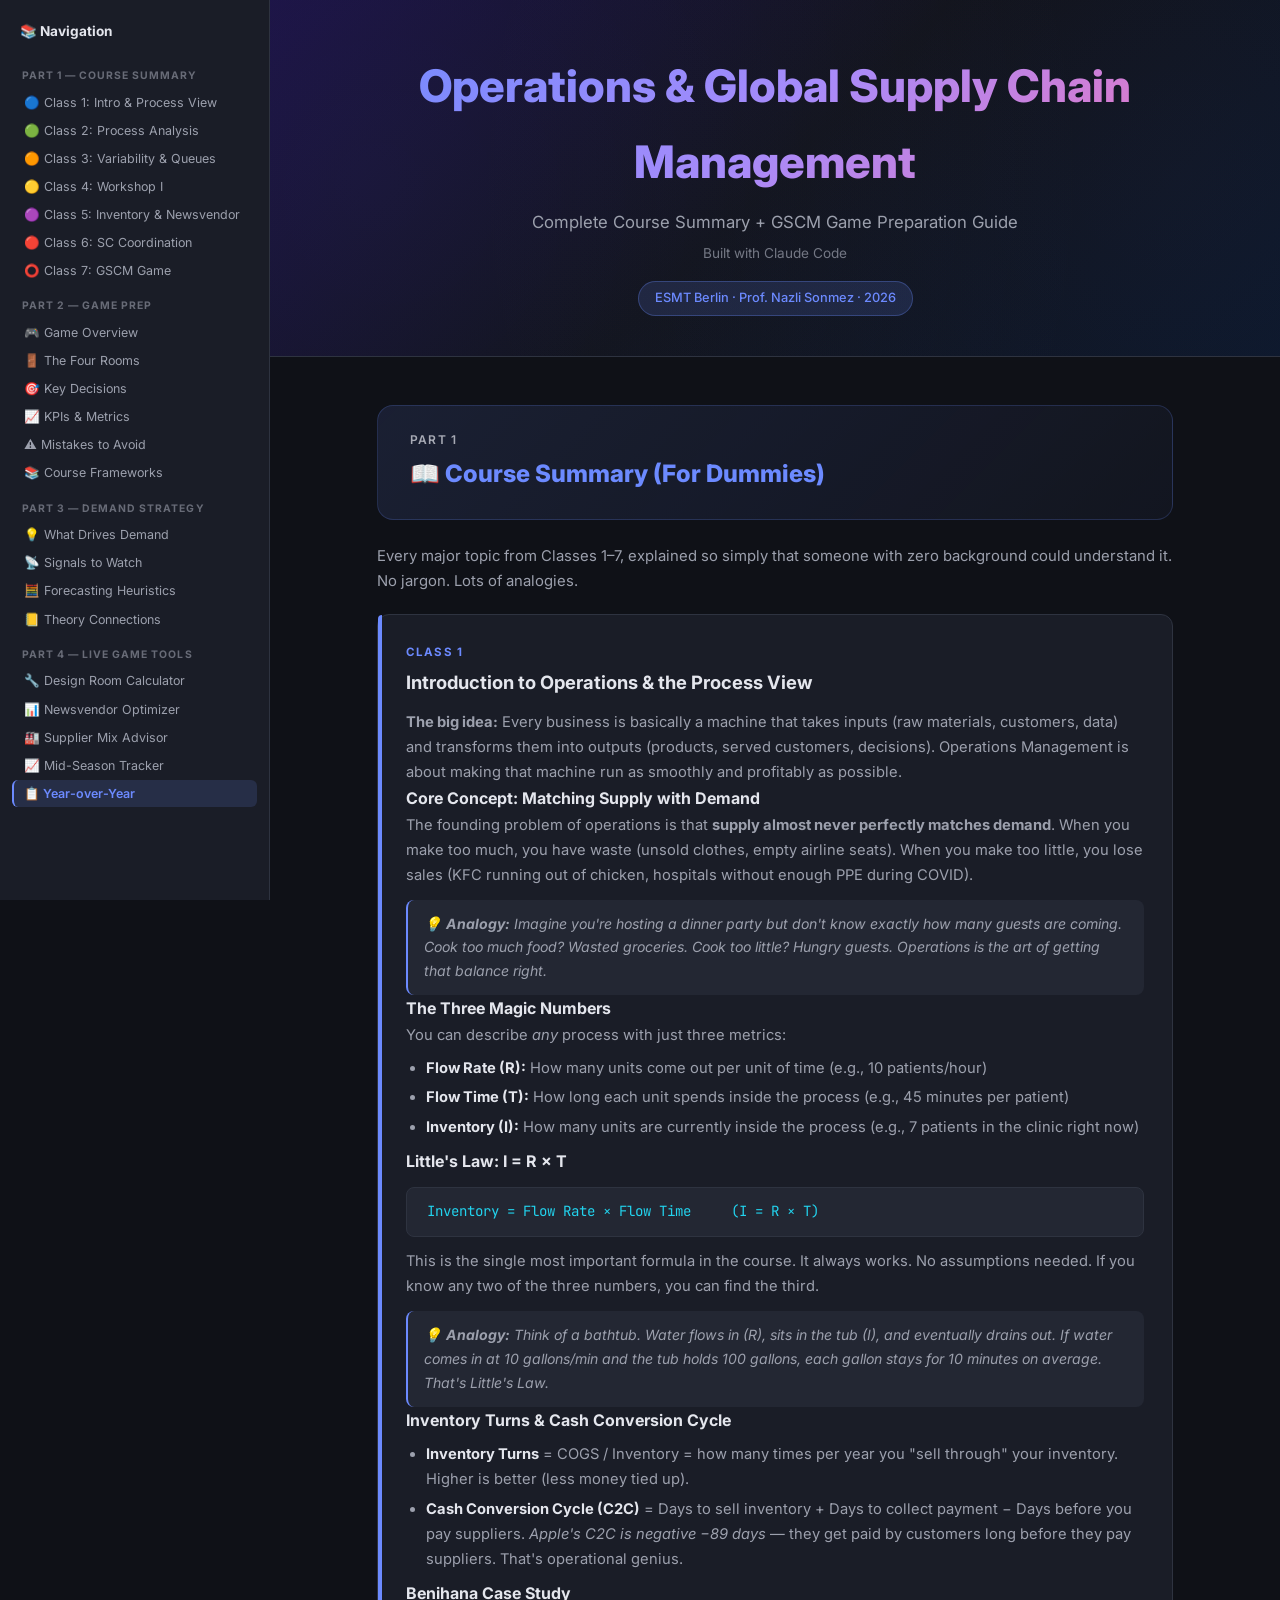
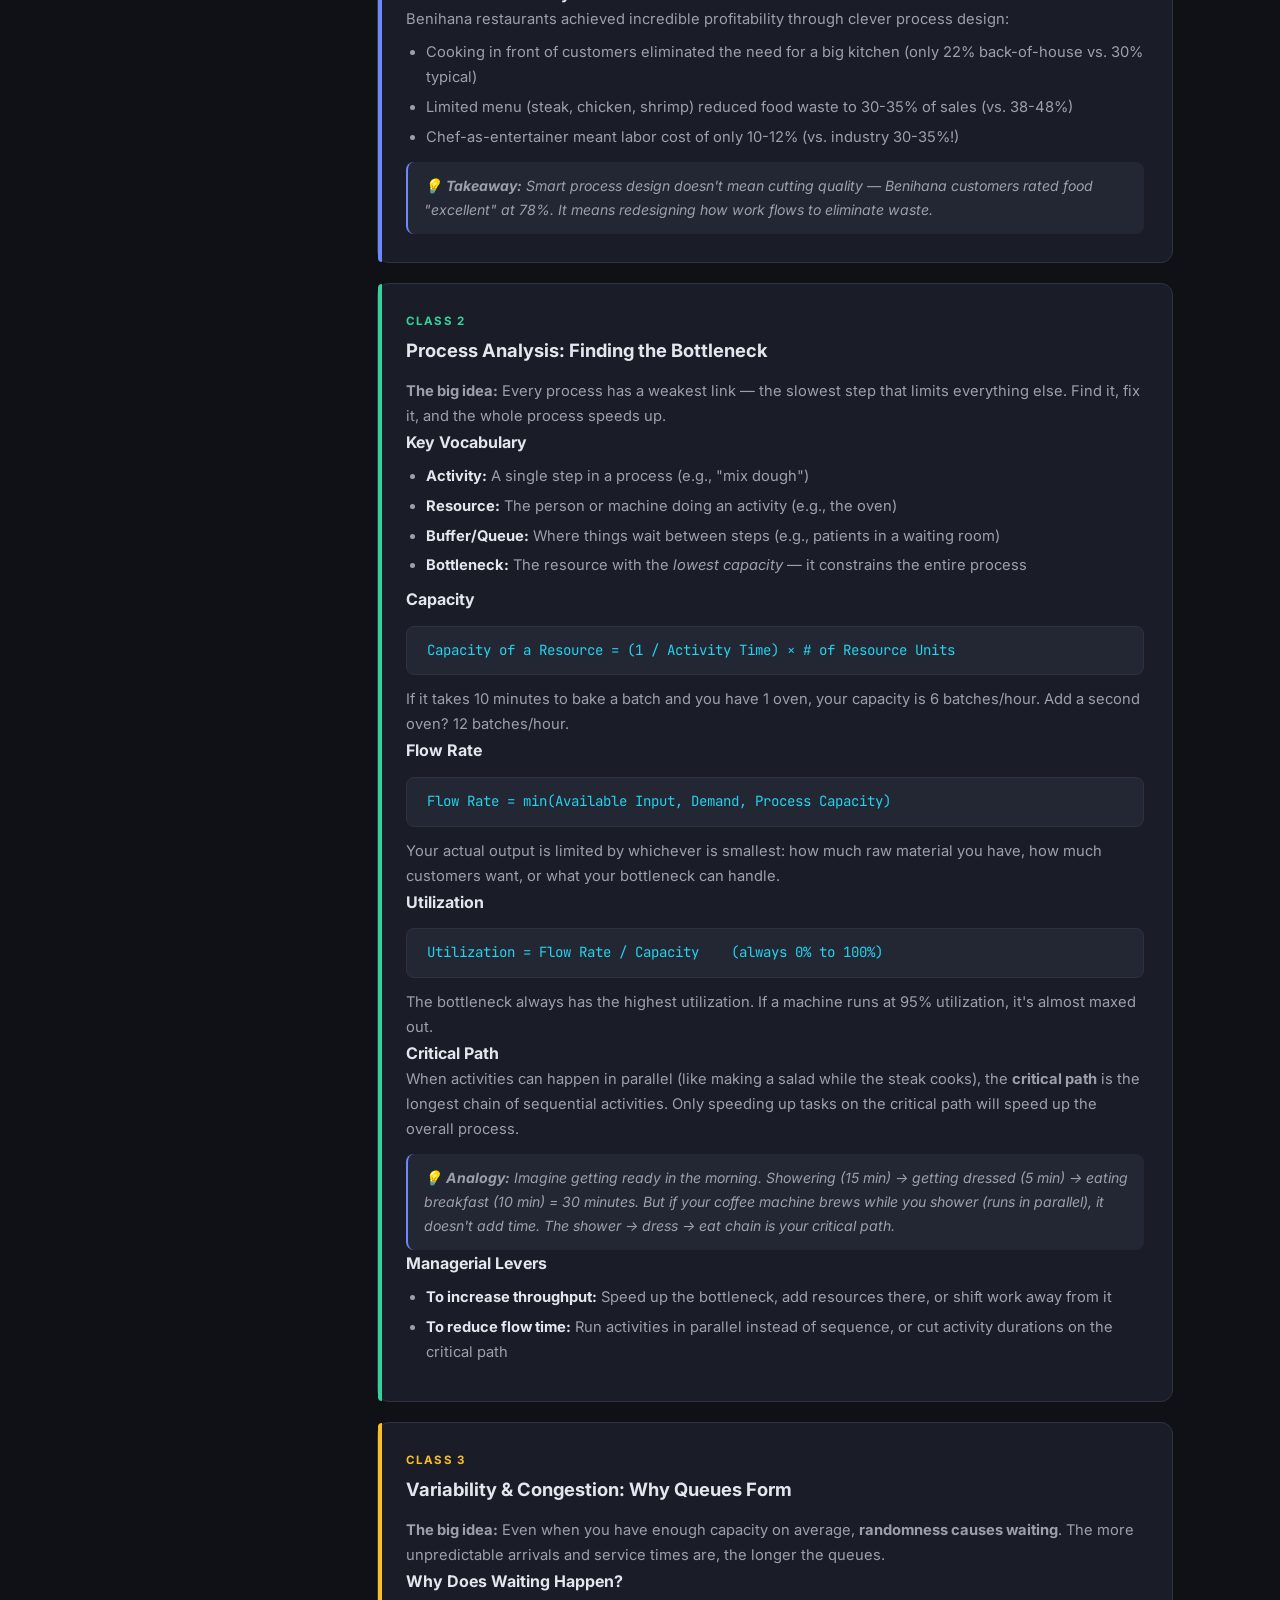
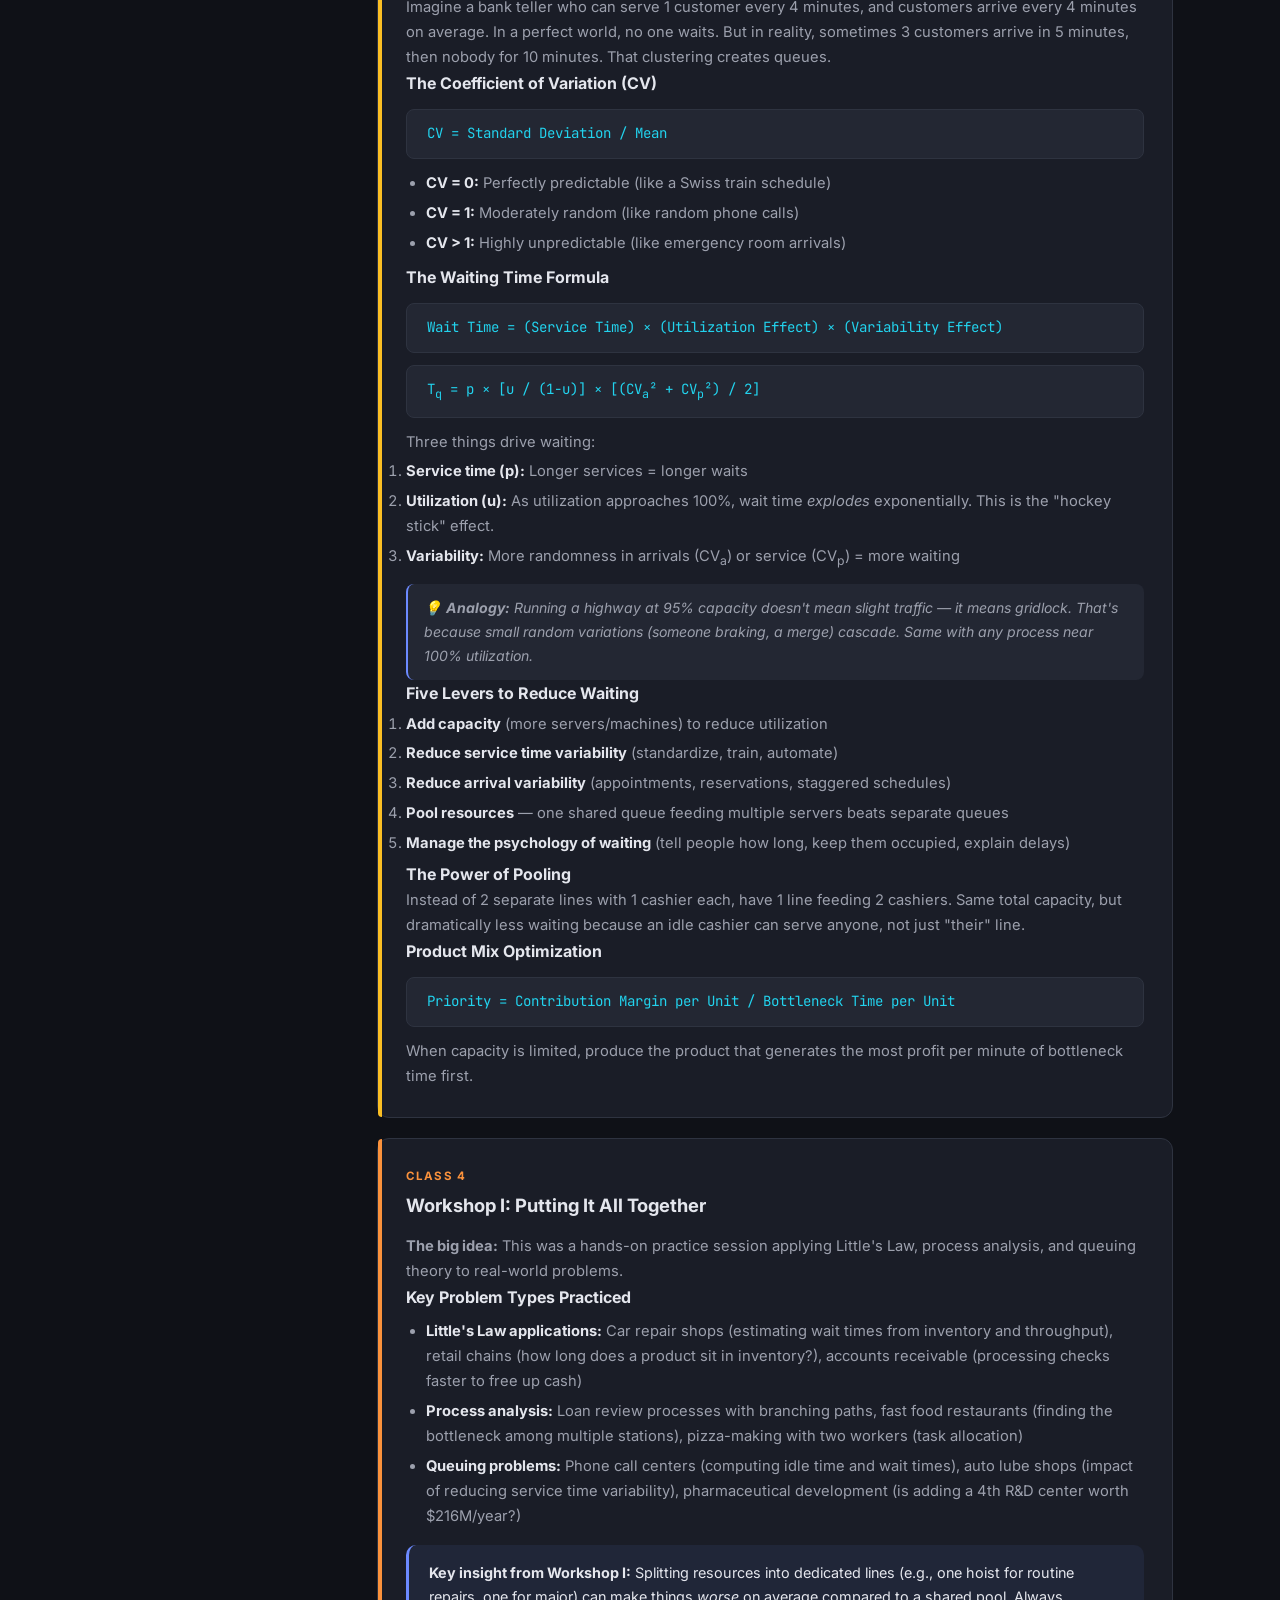
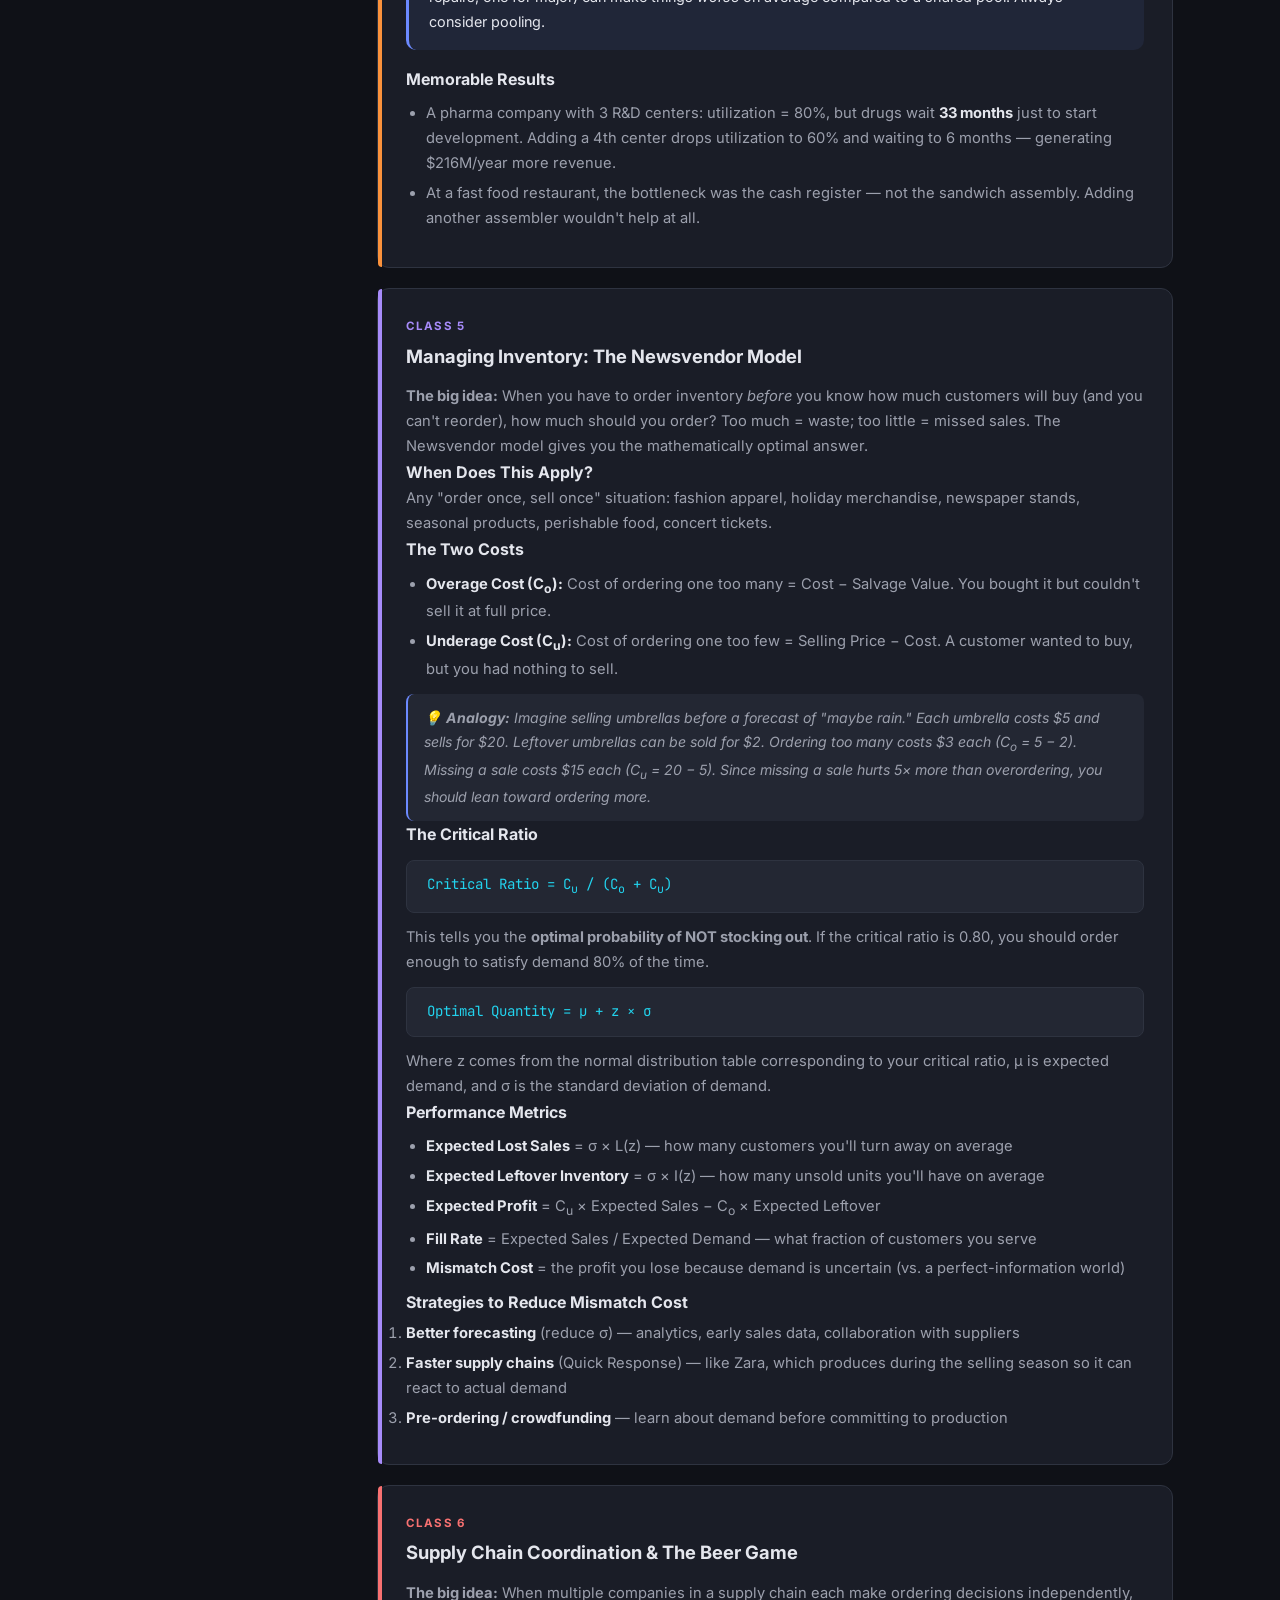
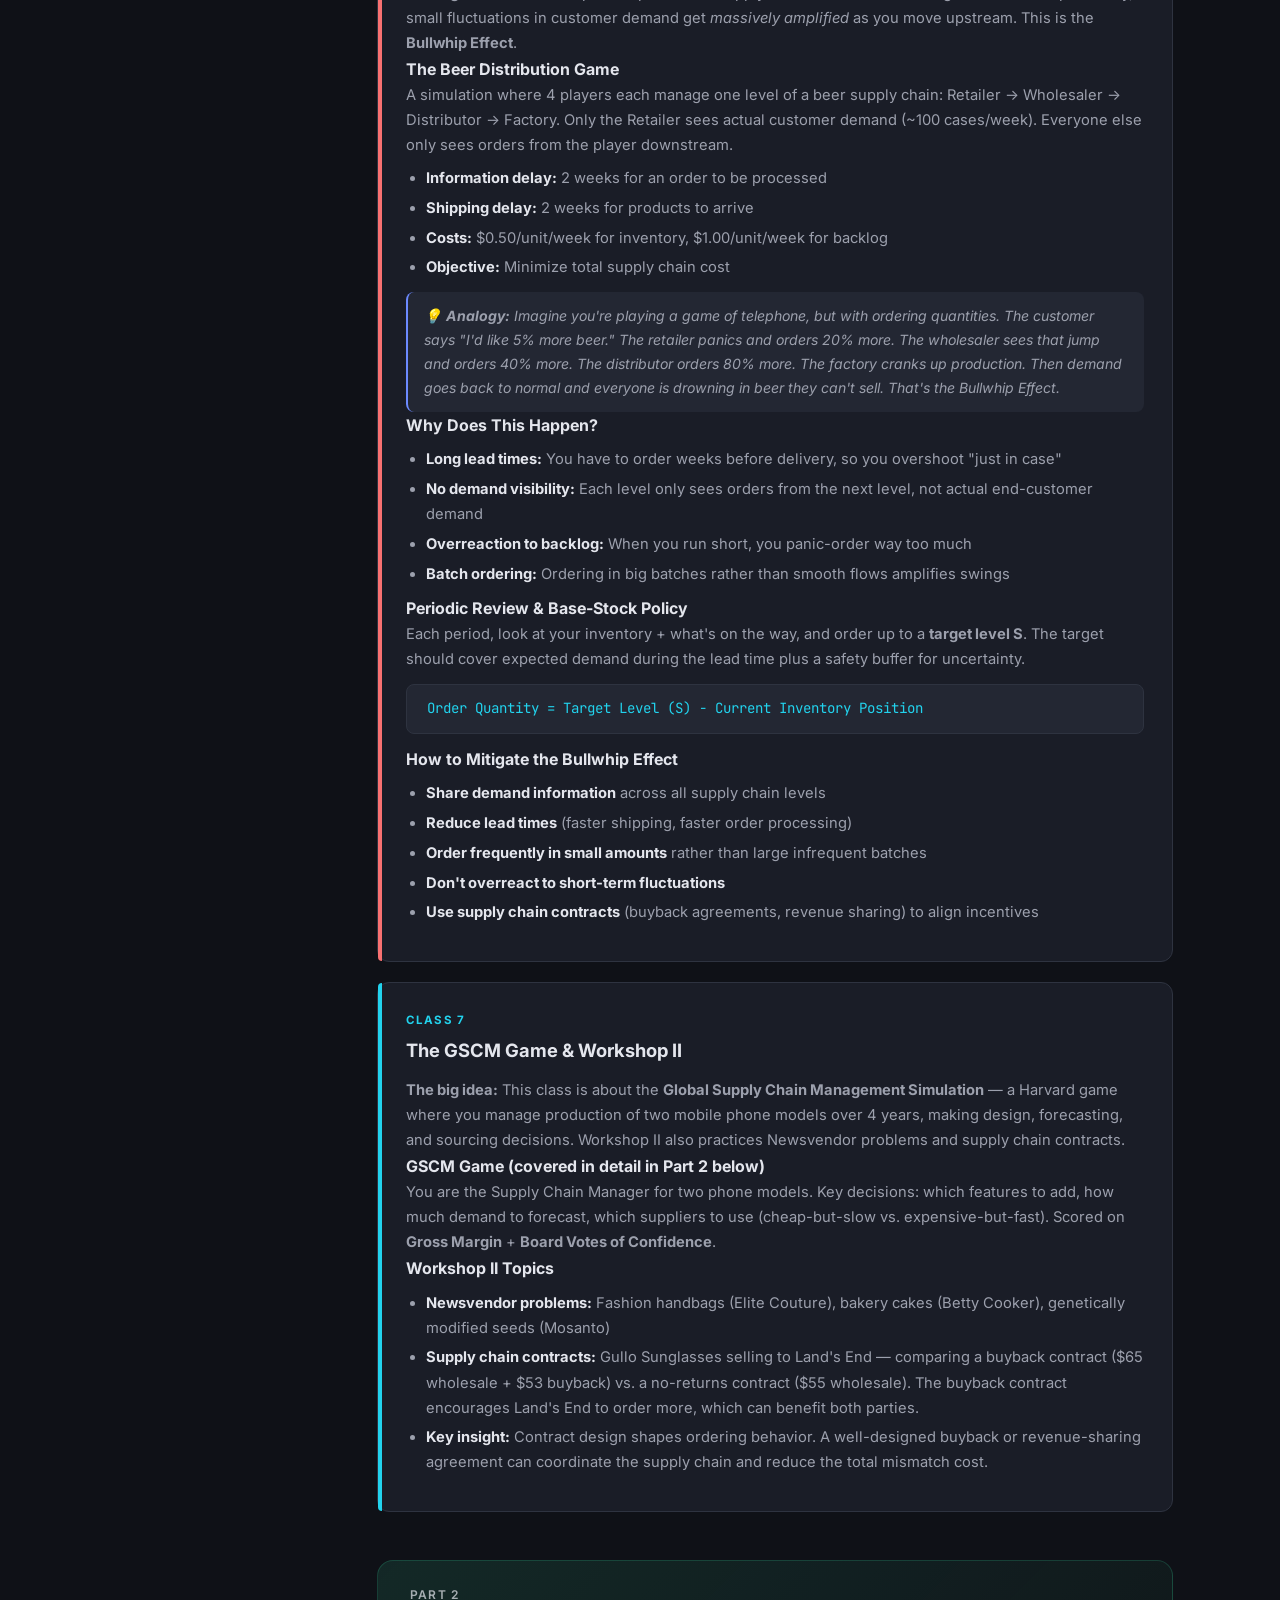
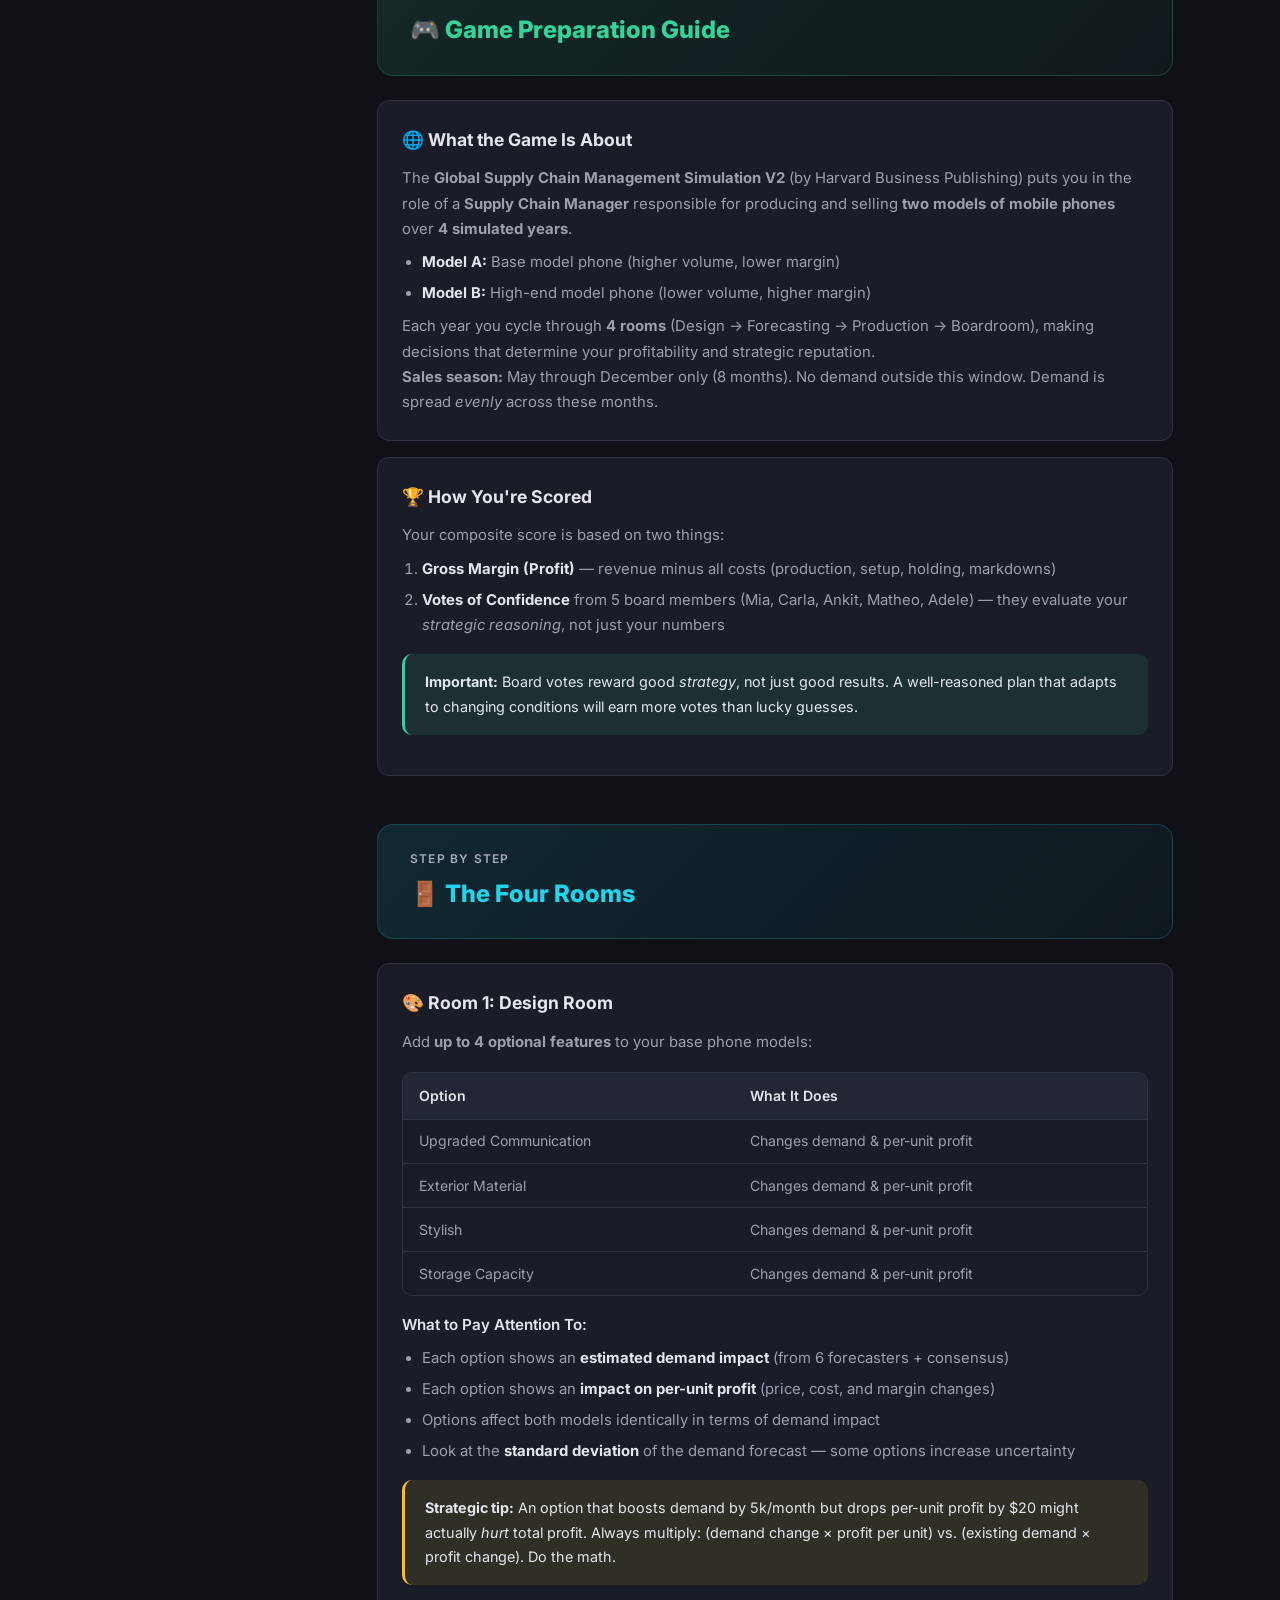
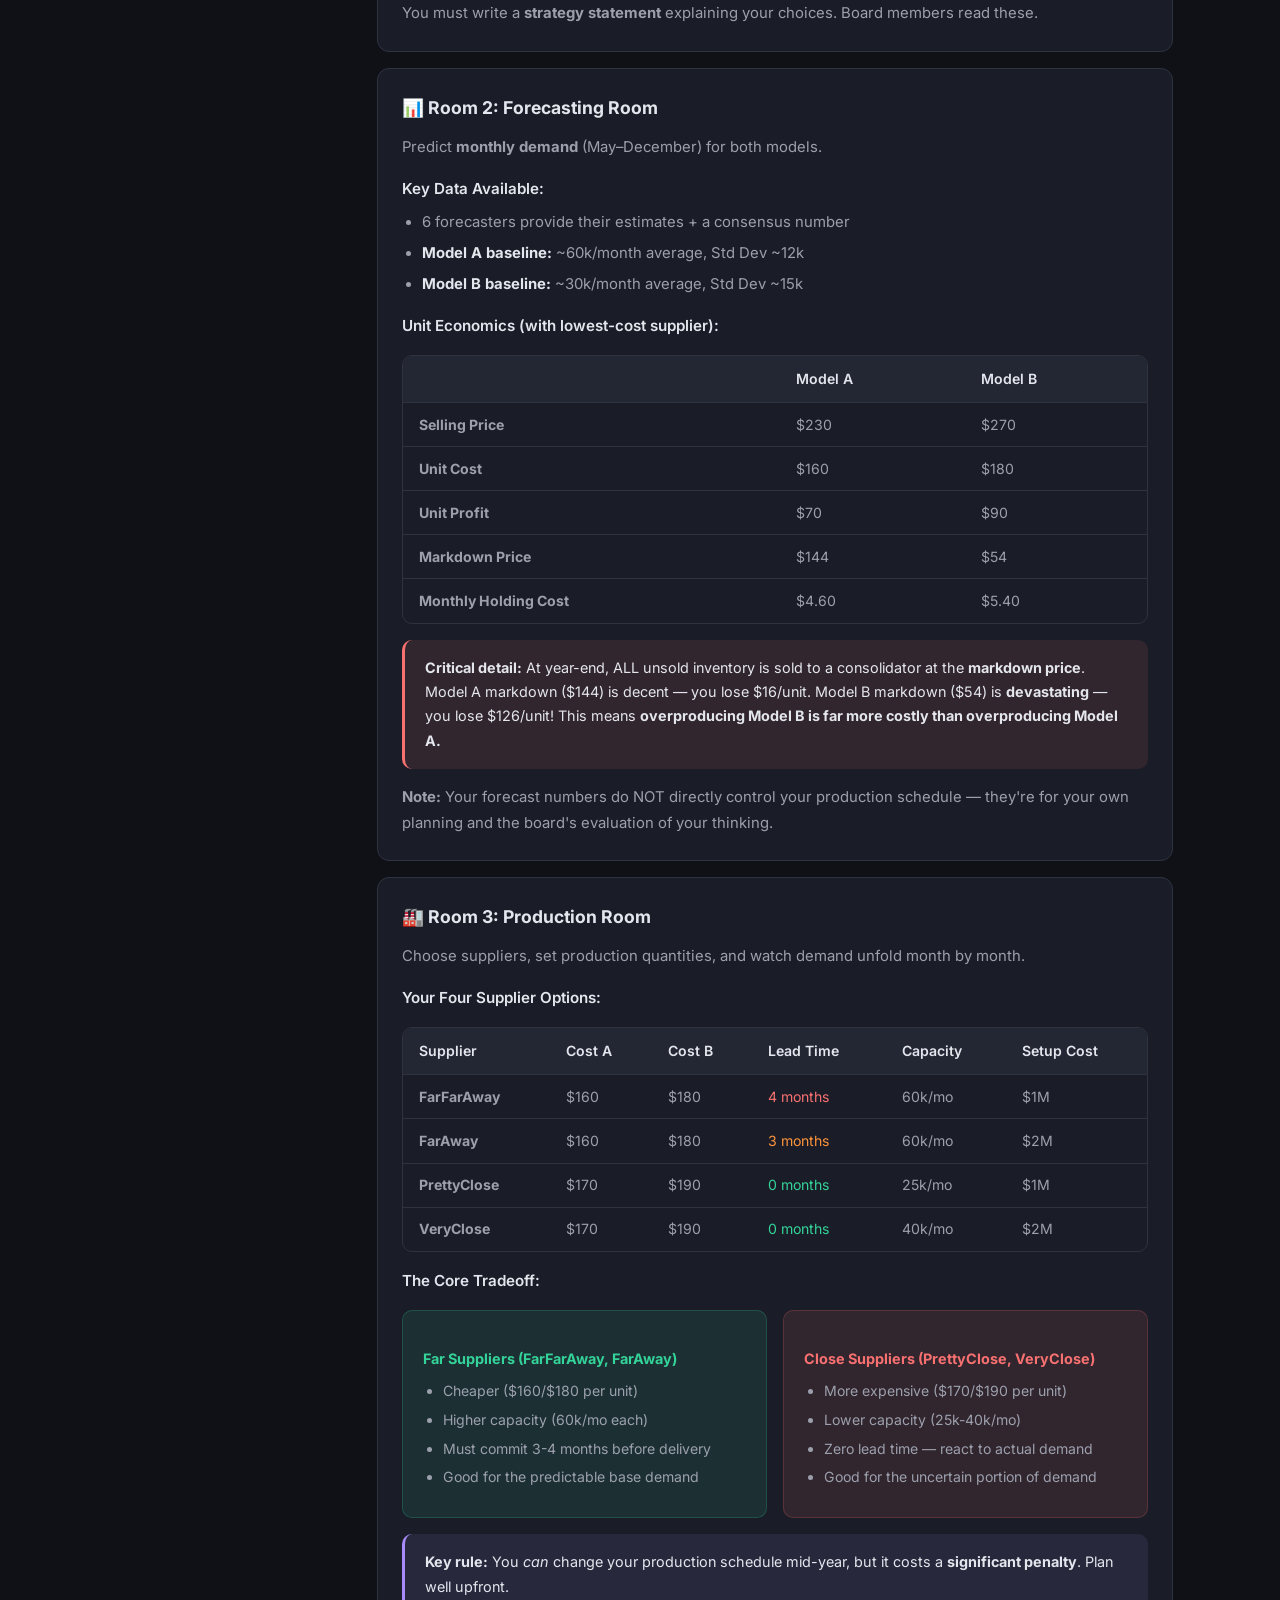
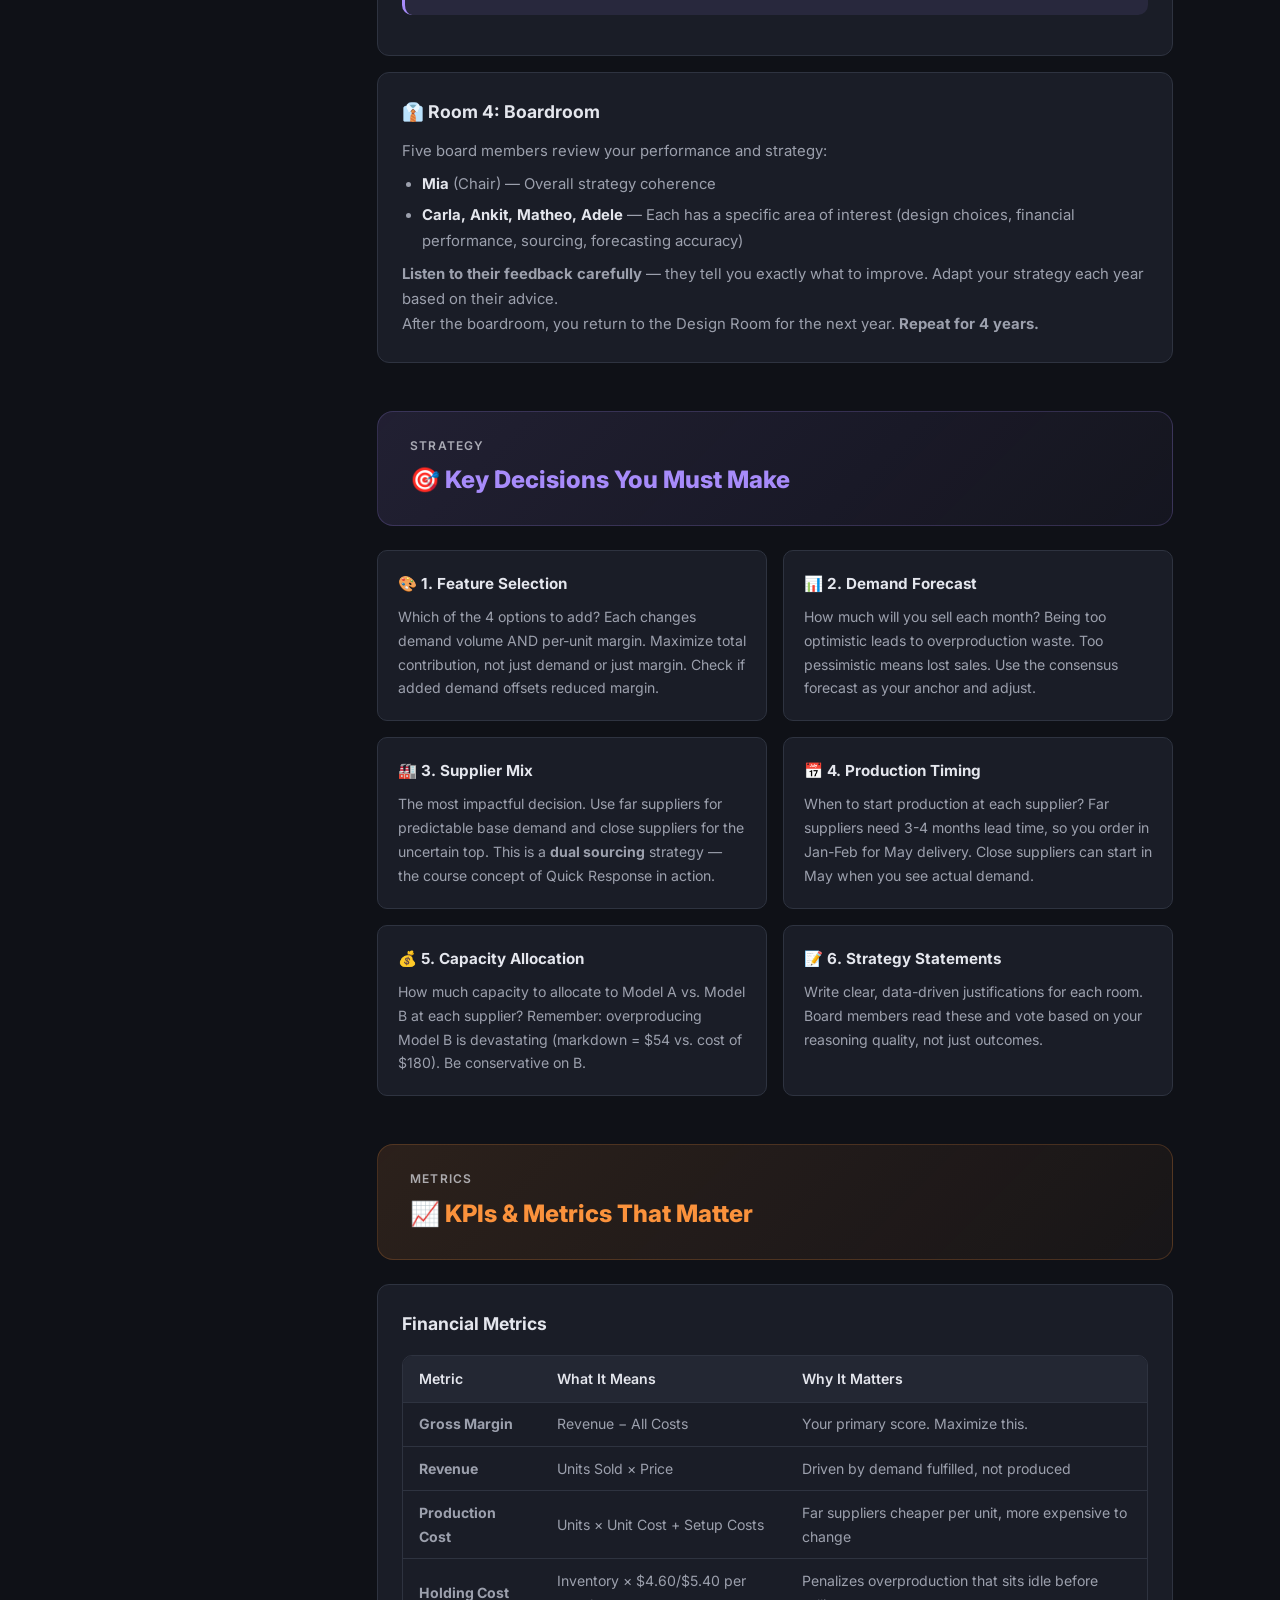
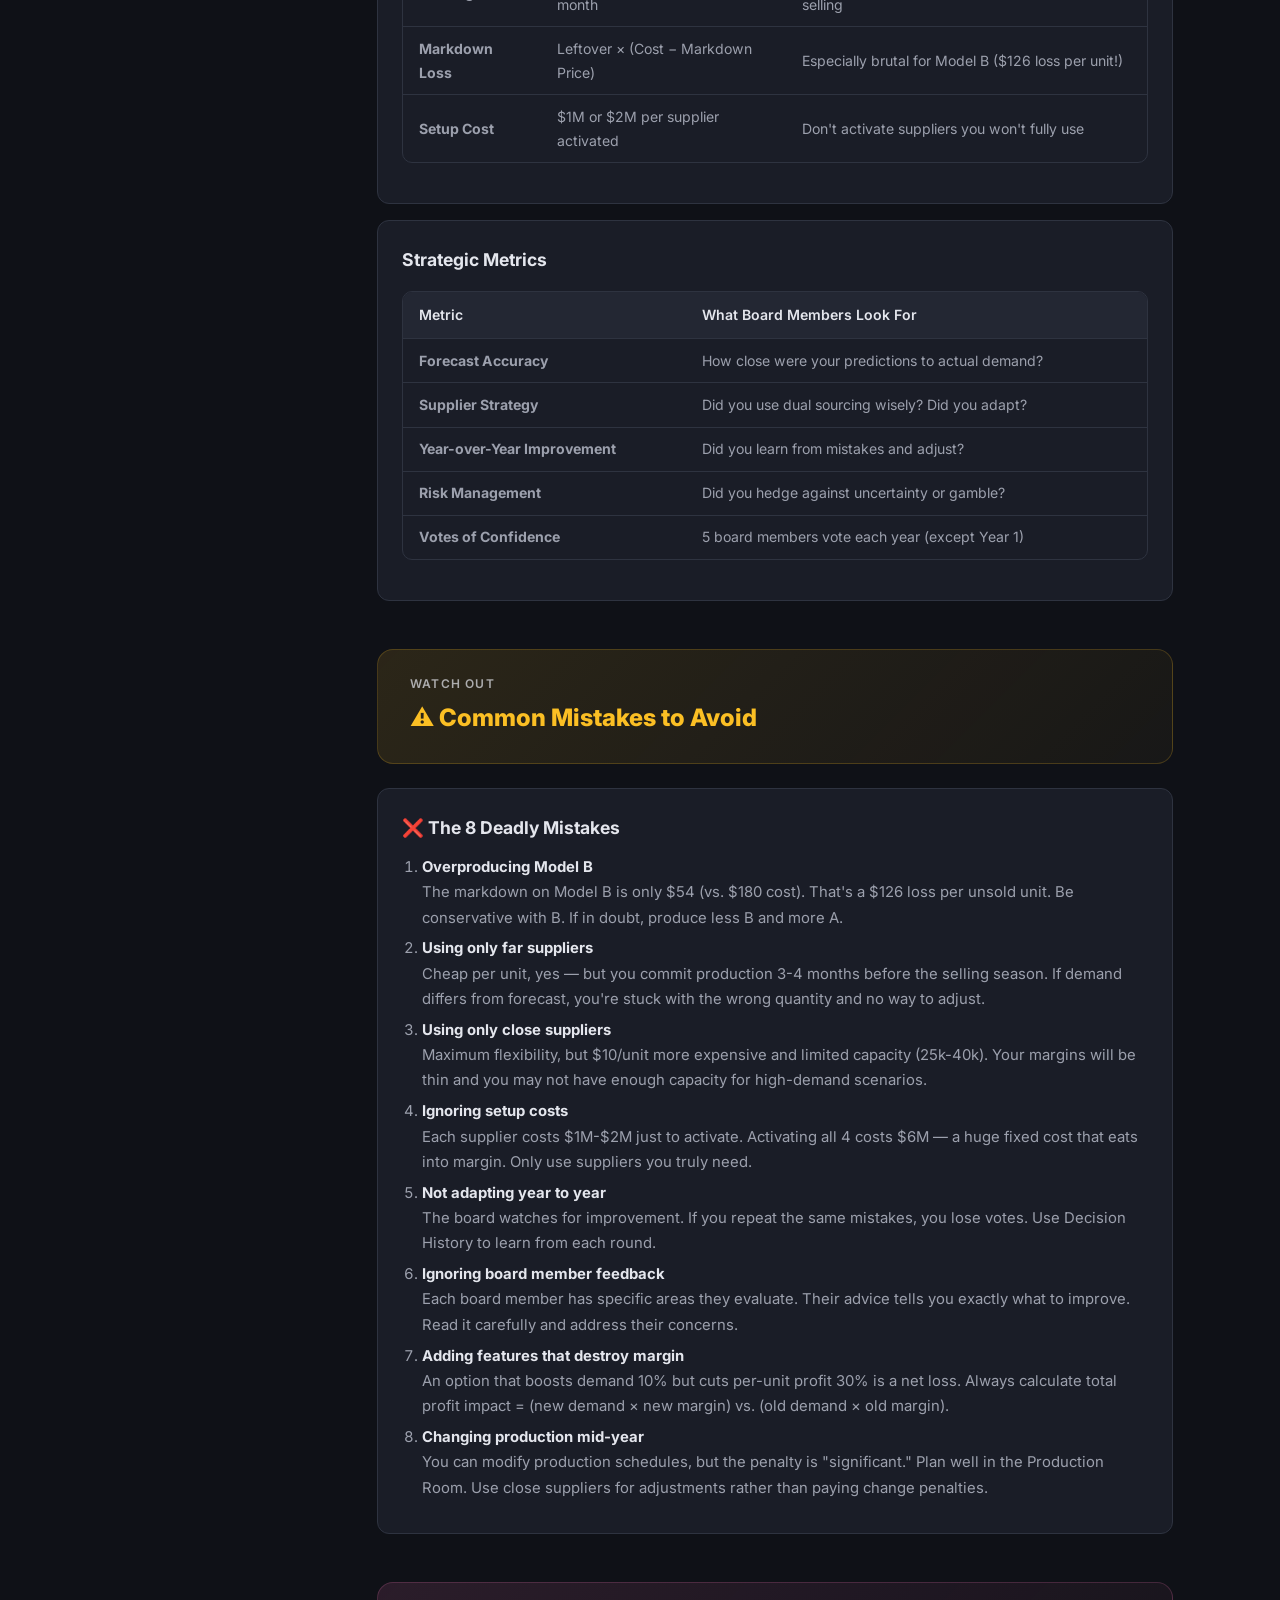
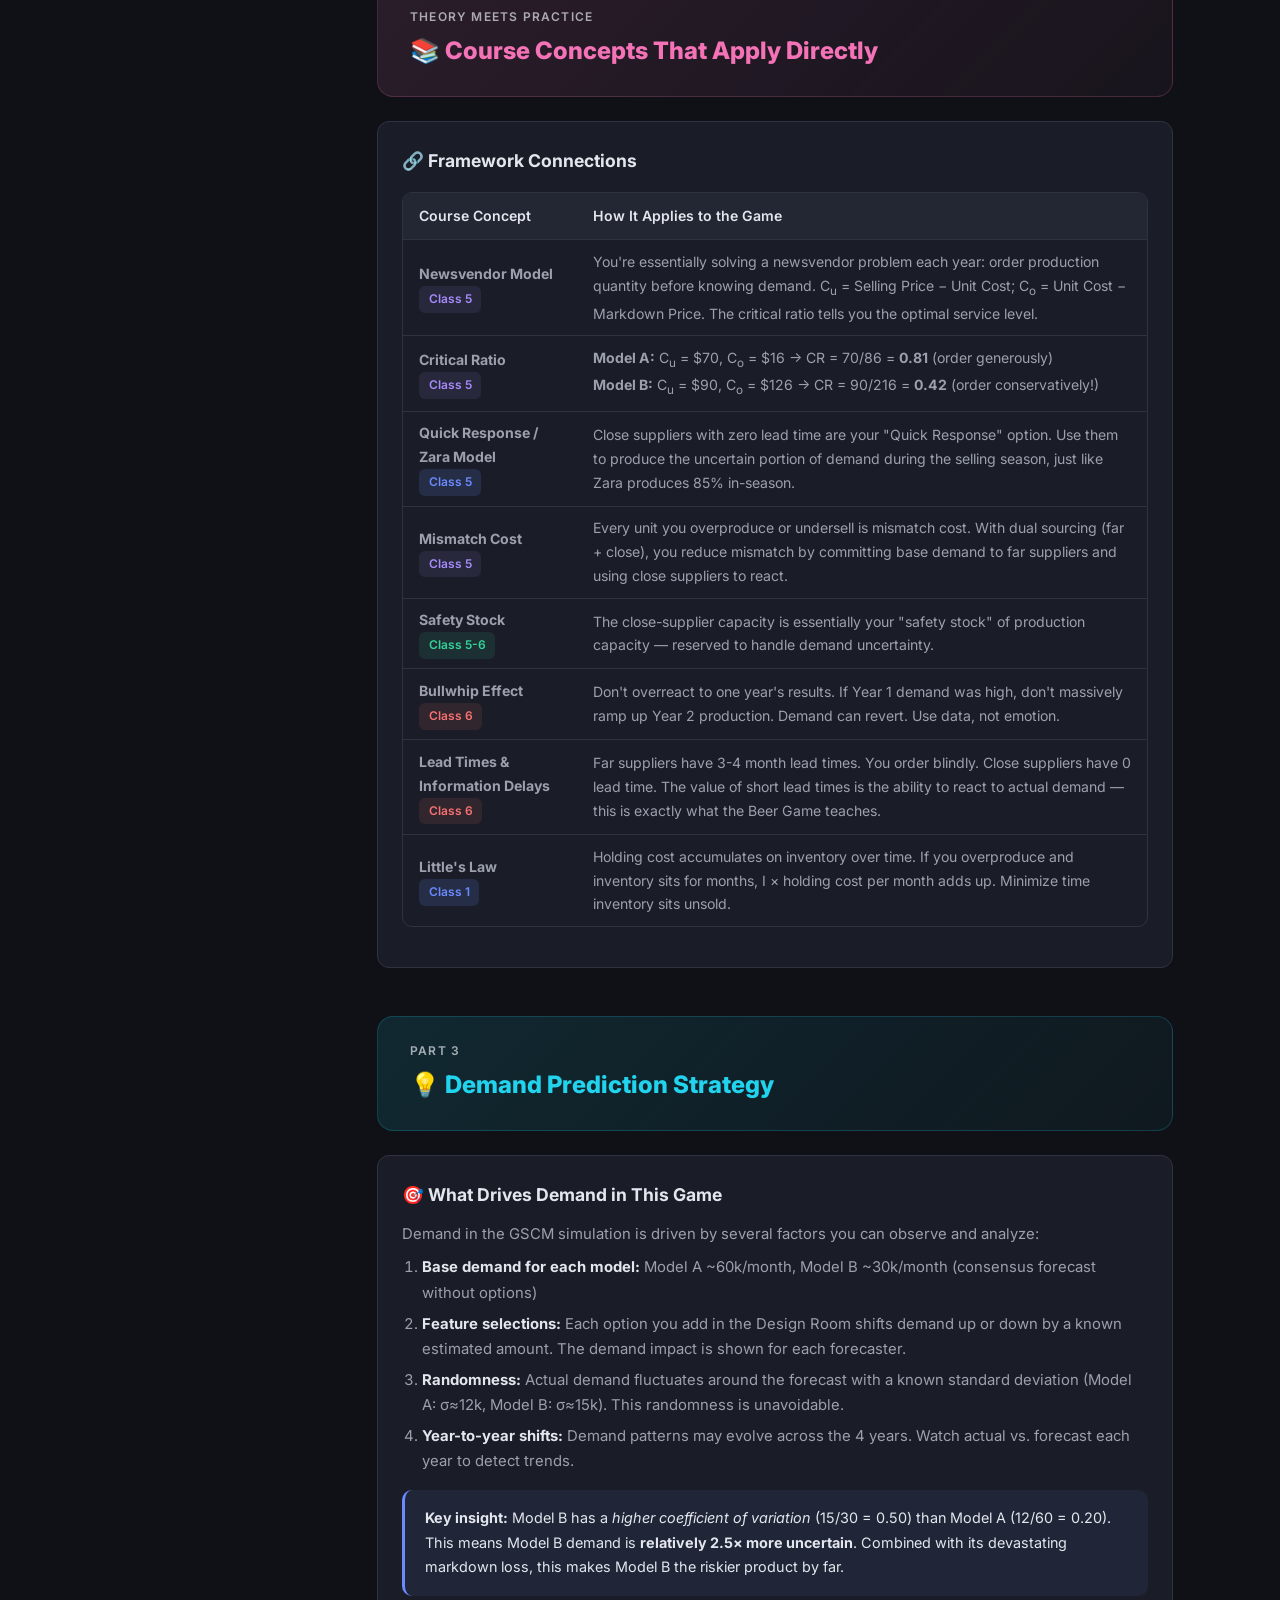
<file: game-prep-guide.html>
<!DOCTYPE html>
<html lang="en">
<head>
<meta charset="UTF-8">
<meta name="viewport" content="width=device-width, initial-scale=1.0">
<title>GSCM Game Prep Guide &amp; Course Summary</title>
<link href="https://fonts.googleapis.com/css2?family=Inter:wght@300;400;500;600;700;800&family=JetBrains+Mono:wght@400;500&display=swap" rel="stylesheet">
<link rel="stylesheet" href="css/base.css">
<link rel="stylesheet" href="css/tools.css">
</head>
<body>

<!-- Mobile toggle button -->
<button class="toc-toggle" id="tocToggle" aria-label="Toggle navigation">&#9776;</button>

<!-- Overlay for mobile -->
<div class="toc-overlay" id="tocOverlay"></div>

<!-- Sidebar TOC -->
<nav class="toc" id="toc">
  <h2>&#128218; Navigation</h2>
  <div class="toc-grid">
    <div class="toc-section-label">Part 1 &mdash; Course Summary</div>
    <a href="#class1" data-target="class1">&#128309; Class 1: Intro &amp; Process View</a>
    <a href="#class2" data-target="class2">&#128994; Class 2: Process Analysis</a>
    <a href="#class3" data-target="class3">&#128992; Class 3: Variability &amp; Queues</a>
    <a href="#class4" data-target="class4">&#128993; Class 4: Workshop I</a>
    <a href="#class5" data-target="class5">&#128995; Class 5: Inventory &amp; Newsvendor</a>
    <a href="#class6" data-target="class6">&#128308; Class 6: SC Coordination</a>
    <a href="#class7" data-target="class7">&#11093; Class 7: GSCM Game</a>

    <div class="toc-section-label">Part 2 &mdash; Game Prep</div>
    <a href="#game-overview" data-target="game-overview">&#127918; Game Overview</a>
    <a href="#game-rooms" data-target="game-rooms">&#128682; The Four Rooms</a>
    <a href="#game-decisions" data-target="game-decisions">&#127919; Key Decisions</a>
    <a href="#game-kpis" data-target="game-kpis">&#128200; KPIs &amp; Metrics</a>
    <a href="#game-mistakes" data-target="game-mistakes">&#9888;&#65039; Mistakes to Avoid</a>
    <a href="#game-frameworks" data-target="game-frameworks">&#128218; Course Frameworks</a>

    <div class="toc-section-label">Part 3 &mdash; Demand Strategy</div>
    <a href="#demand-drivers" data-target="demand-drivers">&#128161; What Drives Demand</a>
    <a href="#demand-signals" data-target="demand-signals">&#128225; Signals to Watch</a>
    <a href="#demand-heuristics" data-target="demand-heuristics">&#129518; Forecasting Heuristics</a>
    <a href="#demand-theory" data-target="demand-theory">&#128210; Theory Connections</a>

    <div class="toc-section-label">Part 4 &mdash; Live Game Tools</div>
    <a href="#tool-design" data-target="tool-design">&#128295; Design Room Calculator</a>
    <a href="#tool-newsvendor" data-target="tool-newsvendor">&#128202; Newsvendor Optimizer</a>
    <a href="#tool-supplier" data-target="tool-supplier">&#127981; Supplier Mix Advisor</a>
    <a href="#tool-tracker" data-target="tool-tracker">&#128200; Mid-Season Tracker</a>
    <a href="#tool-yoy" data-target="tool-yoy">&#128203; Year-over-Year</a>
  </div>
</nav>

<!-- Main content area (pushed right on desktop) -->
<div class="page-body">

<!-- Hero -->
<div class="hero" id="top">
  <h1>Operations &amp; Global Supply Chain Management</h1>
  <div class="subtitle">Complete Course Summary + GSCM Game Preparation Guide</div>
  <div class="subtitle" style="font-size:0.85rem; margin-top:0.3rem; opacity:0.7;">Built with Claude Code</div>
  <div class="badge">ESMT Berlin &middot; Prof. Nazli Sonmez &middot; 2026</div>
</div>

<div class="container">

<!-- ============================================================ -->
<!--  PART 1: COURSE SUMMARY FOR DUMMIES                          -->
<!-- ============================================================ -->

<div class="section-header sh-blue" id="part1">
  <span class="section-num">Part 1</span>
  <h2>&#128214; Course Summary (For Dummies)</h2>
</div>

<p style="color:var(--text-dim); margin-bottom:1rem; font-size:0.93rem;">
  Every major topic from Classes 1&ndash;7, explained so simply that someone with zero background could understand it. No jargon. Lots of analogies.
</p>

<!-- CLASS 1 -->
<div class="week-card wc-1" id="class1">
  <div class="week-label">Class 1</div>
  <h3>Introduction to Operations &amp; the Process View</h3>
  <p><strong>The big idea:</strong> Every business is basically a machine that takes inputs (raw materials, customers, data) and transforms them into outputs (products, served customers, decisions). Operations Management is about making that machine run as smoothly and profitably as possible.</p>

  <h4>Core Concept: Matching Supply with Demand</h4>
  <p>The founding problem of operations is that <strong>supply almost never perfectly matches demand</strong>. When you make too much, you have waste (unsold clothes, empty airline seats). When you make too little, you lose sales (KFC running out of chicken, hospitals without enough PPE during COVID).</p>

  <div class="analogy">&#128161; <strong>Analogy:</strong> Imagine you're hosting a dinner party but don't know exactly how many guests are coming. Cook too much food? Wasted groceries. Cook too little? Hungry guests. Operations is the art of getting that balance right.</div>

  <h4>The Three Magic Numbers</h4>
  <p>You can describe <em>any</em> process with just three metrics:</p>
  <ul>
    <li><strong>Flow Rate (R):</strong> How many units come out per unit of time (e.g., 10 patients/hour)</li>
    <li><strong>Flow Time (T):</strong> How long each unit spends inside the process (e.g., 45 minutes per patient)</li>
    <li><strong>Inventory (I):</strong> How many units are currently inside the process (e.g., 7 patients in the clinic right now)</li>
  </ul>

  <h4>Little's Law: I = R &times; T</h4>
  <div class="formula">Inventory = Flow Rate &times; Flow Time &nbsp;&nbsp;&nbsp; (I = R &times; T)</div>
  <p>This is the single most important formula in the course. It always works. No assumptions needed. If you know any two of the three numbers, you can find the third.</p>
  <div class="analogy">&#128161; <strong>Analogy:</strong> Think of a bathtub. Water flows in (R), sits in the tub (I), and eventually drains out. If water comes in at 10 gallons/min and the tub holds 100 gallons, each gallon stays for 10 minutes on average. That's Little's Law.</div>

  <h4>Inventory Turns &amp; Cash Conversion Cycle</h4>
  <ul>
    <li><strong>Inventory Turns</strong> = COGS / Inventory = how many times per year you "sell through" your inventory. Higher is better (less money tied up).</li>
    <li><strong>Cash Conversion Cycle (C2C)</strong> = Days to sell inventory + Days to collect payment &minus; Days before you pay suppliers. <em>Apple's C2C is negative &minus;89 days</em> &mdash; they get paid by customers long before they pay suppliers. That's operational genius.</li>
  </ul>

  <h4>Benihana Case Study</h4>
  <p>Benihana restaurants achieved incredible profitability through clever process design:</p>
  <ul>
    <li>Cooking in front of customers eliminated the need for a big kitchen (only 22% back-of-house vs. 30% typical)</li>
    <li>Limited menu (steak, chicken, shrimp) reduced food waste to 30-35% of sales (vs. 38-48%)</li>
    <li>Chef-as-entertainer meant labor cost of only 10-12% (vs. industry 30-35%!)</li>
  </ul>
  <div class="analogy">&#128161; <strong>Takeaway:</strong> Smart process design doesn't mean cutting quality &mdash; Benihana customers rated food "excellent" at 78%. It means redesigning <em>how</em> work flows to eliminate waste.</div>
</div>

<!-- CLASS 2 -->
<div class="week-card wc-2" id="class2">
  <div class="week-label">Class 2</div>
  <h3>Process Analysis: Finding the Bottleneck</h3>
  <p><strong>The big idea:</strong> Every process has a weakest link &mdash; the slowest step that limits everything else. Find it, fix it, and the whole process speeds up.</p>

  <h4>Key Vocabulary</h4>
  <ul>
    <li><strong>Activity:</strong> A single step in a process (e.g., "mix dough")</li>
    <li><strong>Resource:</strong> The person or machine doing an activity (e.g., the oven)</li>
    <li><strong>Buffer/Queue:</strong> Where things wait between steps (e.g., patients in a waiting room)</li>
    <li><strong>Bottleneck:</strong> The resource with the <em>lowest capacity</em> &mdash; it constrains the entire process</li>
  </ul>

  <h4>Capacity</h4>
  <div class="formula">Capacity of a Resource = (1 / Activity Time) &times; # of Resource Units</div>
  <p>If it takes 10 minutes to bake a batch and you have 1 oven, your capacity is 6 batches/hour. Add a second oven? 12 batches/hour.</p>

  <h4>Flow Rate</h4>
  <div class="formula">Flow Rate = min(Available Input, Demand, Process Capacity)</div>
  <p>Your actual output is limited by whichever is smallest: how much raw material you have, how much customers want, or what your bottleneck can handle.</p>

  <h4>Utilization</h4>
  <div class="formula">Utilization = Flow Rate / Capacity &nbsp;&nbsp; (always 0% to 100%)</div>
  <p>The bottleneck always has the highest utilization. If a machine runs at 95% utilization, it's almost maxed out.</p>

  <h4>Critical Path</h4>
  <p>When activities can happen in parallel (like making a salad while the steak cooks), the <strong>critical path</strong> is the longest chain of sequential activities. Only speeding up tasks on the critical path will speed up the overall process.</p>

  <div class="analogy">&#128161; <strong>Analogy:</strong> Imagine getting ready in the morning. Showering (15 min) &rarr; getting dressed (5 min) &rarr; eating breakfast (10 min) = 30 minutes. But if your coffee machine brews while you shower (runs in parallel), it doesn't add time. The shower &rarr; dress &rarr; eat chain is your critical path.</div>

  <h4>Managerial Levers</h4>
  <ul>
    <li><strong>To increase throughput:</strong> Speed up the bottleneck, add resources there, or shift work away from it</li>
    <li><strong>To reduce flow time:</strong> Run activities in parallel instead of sequence, or cut activity durations on the critical path</li>
  </ul>
</div>

<!-- CLASS 3 -->
<div class="week-card wc-3" id="class3">
  <div class="week-label">Class 3</div>
  <h3>Variability &amp; Congestion: Why Queues Form</h3>
  <p><strong>The big idea:</strong> Even when you have enough capacity on average, <strong>randomness causes waiting</strong>. The more unpredictable arrivals and service times are, the longer the queues.</p>

  <h4>Why Does Waiting Happen?</h4>
  <p>Imagine a bank teller who can serve 1 customer every 4 minutes, and customers arrive every 4 minutes on average. In a perfect world, no one waits. But in reality, sometimes 3 customers arrive in 5 minutes, then nobody for 10 minutes. That clustering creates queues.</p>

  <h4>The Coefficient of Variation (CV)</h4>
  <div class="formula">CV = Standard Deviation / Mean</div>
  <ul>
    <li><strong>CV = 0:</strong> Perfectly predictable (like a Swiss train schedule)</li>
    <li><strong>CV = 1:</strong> Moderately random (like random phone calls)</li>
    <li><strong>CV &gt; 1:</strong> Highly unpredictable (like emergency room arrivals)</li>
  </ul>

  <h4>The Waiting Time Formula</h4>
  <div class="formula">Wait Time = (Service Time) &times; (Utilization Effect) &times; (Variability Effect)</div>
  <div class="formula">T<sub>q</sub> = p &times; [u / (1-u)] &times; [(CV<sub>a</sub>&sup2; + CV<sub>p</sub>&sup2;) / 2]</div>
  <p>Three things drive waiting:</p>
  <ol>
    <li><strong>Service time (p):</strong> Longer services = longer waits</li>
    <li><strong>Utilization (u):</strong> As utilization approaches 100%, wait time <em>explodes</em> exponentially. This is the "hockey stick" effect.</li>
    <li><strong>Variability:</strong> More randomness in arrivals (CV<sub>a</sub>) or service (CV<sub>p</sub>) = more waiting</li>
  </ol>

  <div class="analogy">&#128161; <strong>Analogy:</strong> Running a highway at 95% capacity doesn't mean slight traffic &mdash; it means gridlock. That's because small random variations (someone braking, a merge) cascade. Same with any process near 100% utilization.</div>

  <h4>Five Levers to Reduce Waiting</h4>
  <ol>
    <li><strong>Add capacity</strong> (more servers/machines) to reduce utilization</li>
    <li><strong>Reduce service time variability</strong> (standardize, train, automate)</li>
    <li><strong>Reduce arrival variability</strong> (appointments, reservations, staggered schedules)</li>
    <li><strong>Pool resources</strong> &mdash; one shared queue feeding multiple servers beats separate queues</li>
    <li><strong>Manage the psychology of waiting</strong> (tell people how long, keep them occupied, explain delays)</li>
  </ol>

  <h4>The Power of Pooling</h4>
  <p>Instead of 2 separate lines with 1 cashier each, have 1 line feeding 2 cashiers. Same total capacity, but dramatically less waiting because an idle cashier can serve anyone, not just "their" line.</p>

  <h4>Product Mix Optimization</h4>
  <div class="formula">Priority = Contribution Margin per Unit / Bottleneck Time per Unit</div>
  <p>When capacity is limited, produce the product that generates the most profit per minute of bottleneck time first.</p>
</div>

<!-- CLASS 4 -->
<div class="week-card wc-4" id="class4">
  <div class="week-label">Class 4</div>
  <h3>Workshop I: Putting It All Together</h3>
  <p><strong>The big idea:</strong> This was a hands-on practice session applying Little's Law, process analysis, and queuing theory to real-world problems.</p>

  <h4>Key Problem Types Practiced</h4>
  <ul>
    <li><strong>Little's Law applications:</strong> Car repair shops (estimating wait times from inventory and throughput), retail chains (how long does a product sit in inventory?), accounts receivable (processing checks faster to free up cash)</li>
    <li><strong>Process analysis:</strong> Loan review processes with branching paths, fast food restaurants (finding the bottleneck among multiple stations), pizza-making with two workers (task allocation)</li>
    <li><strong>Queuing problems:</strong> Phone call centers (computing idle time and wait times), auto lube shops (impact of reducing service time variability), pharmaceutical development (is adding a 4th R&amp;D center worth $216M/year?)</li>
  </ul>

  <div class="callout callout-blue">
    <strong>Key insight from Workshop I:</strong> Splitting resources into dedicated lines (e.g., one hoist for routine repairs, one for major) can make things <em>worse</em> on average compared to a shared pool. Always consider pooling.
  </div>

  <h4>Memorable Results</h4>
  <ul>
    <li>A pharma company with 3 R&amp;D centers: utilization = 80%, but drugs wait <strong>33 months</strong> just to start development. Adding a 4th center drops utilization to 60% and waiting to 6 months &mdash; generating $216M/year more revenue.</li>
    <li>At a fast food restaurant, the bottleneck was the cash register &mdash; not the sandwich assembly. Adding another assembler wouldn't help at all.</li>
  </ul>
</div>

<!-- CLASS 5 -->
<div class="week-card wc-5" id="class5">
  <div class="week-label">Class 5</div>
  <h3>Managing Inventory: The Newsvendor Model</h3>
  <p><strong>The big idea:</strong> When you have to order inventory <em>before</em> you know how much customers will buy (and you can't reorder), how much should you order? Too much = waste; too little = missed sales. The Newsvendor model gives you the mathematically optimal answer.</p>

  <h4>When Does This Apply?</h4>
  <p>Any "order once, sell once" situation: fashion apparel, holiday merchandise, newspaper stands, seasonal products, perishable food, concert tickets.</p>

  <h4>The Two Costs</h4>
  <ul>
    <li><strong>Overage Cost (C<sub>o</sub>):</strong> Cost of ordering one too many = Cost &minus; Salvage Value. You bought it but couldn't sell it at full price.</li>
    <li><strong>Underage Cost (C<sub>u</sub>):</strong> Cost of ordering one too few = Selling Price &minus; Cost. A customer wanted to buy, but you had nothing to sell.</li>
  </ul>

  <div class="analogy">&#128161; <strong>Analogy:</strong> Imagine selling umbrellas before a forecast of "maybe rain." Each umbrella costs $5 and sells for $20. Leftover umbrellas can be sold for $2. Ordering too many costs $3 each (C<sub>o</sub> = 5 &minus; 2). Missing a sale costs $15 each (C<sub>u</sub> = 20 &minus; 5). Since missing a sale hurts 5&times; more than overordering, you should lean toward ordering more.</div>

  <h4>The Critical Ratio</h4>
  <div class="formula">Critical Ratio = C<sub>u</sub> / (C<sub>o</sub> + C<sub>u</sub>)</div>
  <p>This tells you the <strong>optimal probability of NOT stocking out</strong>. If the critical ratio is 0.80, you should order enough to satisfy demand 80% of the time.</p>
  <div class="formula">Optimal Quantity = &mu; + z &times; &sigma;</div>
  <p>Where z comes from the normal distribution table corresponding to your critical ratio, &mu; is expected demand, and &sigma; is the standard deviation of demand.</p>

  <h4>Performance Metrics</h4>
  <ul>
    <li><strong>Expected Lost Sales</strong> = &sigma; &times; L(z) &mdash; how many customers you'll turn away on average</li>
    <li><strong>Expected Leftover Inventory</strong> = &sigma; &times; I(z) &mdash; how many unsold units you'll have on average</li>
    <li><strong>Expected Profit</strong> = C<sub>u</sub> &times; Expected Sales &minus; C<sub>o</sub> &times; Expected Leftover</li>
    <li><strong>Fill Rate</strong> = Expected Sales / Expected Demand &mdash; what fraction of customers you serve</li>
    <li><strong>Mismatch Cost</strong> = the profit you lose because demand is uncertain (vs. a perfect-information world)</li>
  </ul>

  <h4>Strategies to Reduce Mismatch Cost</h4>
  <ol>
    <li><strong>Better forecasting</strong> (reduce &sigma;) &mdash; analytics, early sales data, collaboration with suppliers</li>
    <li><strong>Faster supply chains</strong> (Quick Response) &mdash; like Zara, which produces during the selling season so it can react to actual demand</li>
    <li><strong>Pre-ordering / crowdfunding</strong> &mdash; learn about demand before committing to production</li>
  </ol>
</div>

<!-- CLASS 6 -->
<div class="week-card wc-6" id="class6">
  <div class="week-label">Class 6</div>
  <h3>Supply Chain Coordination &amp; The Beer Game</h3>
  <p><strong>The big idea:</strong> When multiple companies in a supply chain each make ordering decisions independently, small fluctuations in customer demand get <em>massively amplified</em> as you move upstream. This is the <strong>Bullwhip Effect</strong>.</p>

  <h4>The Beer Distribution Game</h4>
  <p>A simulation where 4 players each manage one level of a beer supply chain: Retailer &rarr; Wholesaler &rarr; Distributor &rarr; Factory. Only the Retailer sees actual customer demand (~100 cases/week). Everyone else only sees orders from the player downstream.</p>
  <ul>
    <li><strong>Information delay:</strong> 2 weeks for an order to be processed</li>
    <li><strong>Shipping delay:</strong> 2 weeks for products to arrive</li>
    <li><strong>Costs:</strong> $0.50/unit/week for inventory, $1.00/unit/week for backlog</li>
    <li><strong>Objective:</strong> Minimize total supply chain cost</li>
  </ul>

  <div class="analogy">&#128161; <strong>Analogy:</strong> Imagine you're playing a game of telephone, but with ordering quantities. The customer says "I'd like 5% more beer." The retailer panics and orders 20% more. The wholesaler sees that jump and orders 40% more. The distributor orders 80% more. The factory cranks up production. Then demand goes back to normal and everyone is drowning in beer they can't sell. That's the Bullwhip Effect.</div>

  <h4>Why Does This Happen?</h4>
  <ul>
    <li><strong>Long lead times:</strong> You have to order weeks before delivery, so you overshoot "just in case"</li>
    <li><strong>No demand visibility:</strong> Each level only sees orders from the next level, not actual end-customer demand</li>
    <li><strong>Overreaction to backlog:</strong> When you run short, you panic-order way too much</li>
    <li><strong>Batch ordering:</strong> Ordering in big batches rather than smooth flows amplifies swings</li>
  </ul>

  <h4>Periodic Review &amp; Base-Stock Policy</h4>
  <p>Each period, look at your inventory + what's on the way, and order up to a <strong>target level S</strong>. The target should cover expected demand during the lead time plus a safety buffer for uncertainty.</p>
  <div class="formula">Order Quantity = Target Level (S) &minus; Current Inventory Position</div>

  <h4>How to Mitigate the Bullwhip Effect</h4>
  <ul>
    <li><strong>Share demand information</strong> across all supply chain levels</li>
    <li><strong>Reduce lead times</strong> (faster shipping, faster order processing)</li>
    <li><strong>Order frequently in small amounts</strong> rather than large infrequent batches</li>
    <li><strong>Don't overreact to short-term fluctuations</strong></li>
    <li><strong>Use supply chain contracts</strong> (buyback agreements, revenue sharing) to align incentives</li>
  </ul>
</div>

<!-- CLASS 7 -->
<div class="week-card wc-7" id="class7">
  <div class="week-label">Class 7</div>
  <h3>The GSCM Game &amp; Workshop II</h3>
  <p><strong>The big idea:</strong> This class is about the <strong>Global Supply Chain Management Simulation</strong> &mdash; a Harvard game where you manage production of two mobile phone models over 4 years, making design, forecasting, and sourcing decisions. Workshop II also practices Newsvendor problems and supply chain contracts.</p>

  <h4>GSCM Game (covered in detail in Part 2 below)</h4>
  <p>You are the Supply Chain Manager for two phone models. Key decisions: which features to add, how much demand to forecast, which suppliers to use (cheap-but-slow vs. expensive-but-fast). Scored on <strong>Gross Margin</strong> + <strong>Board Votes of Confidence</strong>.</p>

  <h4>Workshop II Topics</h4>
  <ul>
    <li><strong>Newsvendor problems:</strong> Fashion handbags (Elite Couture), bakery cakes (Betty Cooker), genetically modified seeds (Mosanto)</li>
    <li><strong>Supply chain contracts:</strong> Gullo Sunglasses selling to Land's End &mdash; comparing a buyback contract ($65 wholesale + $53 buyback) vs. a no-returns contract ($55 wholesale). The buyback contract encourages Land's End to order more, which can benefit both parties.</li>
    <li><strong>Key insight:</strong> Contract design shapes ordering behavior. A well-designed buyback or revenue-sharing agreement can coordinate the supply chain and reduce the total mismatch cost.</li>
  </ul>
</div>

<!-- ============================================================ -->
<!--  PART 2: GAME PREPARATION GUIDE                               -->
<!-- ============================================================ -->

<div class="section-header sh-green" id="game-overview">
  <span class="section-num">Part 2</span>
  <h2>&#127918; Game Preparation Guide</h2>
</div>

<div class="card">
  <h3>&#127760; What the Game Is About</h3>
  <p>The <strong>Global Supply Chain Management Simulation V2</strong> (by Harvard Business Publishing) puts you in the role of a <strong>Supply Chain Manager</strong> responsible for producing and selling <strong>two models of mobile phones</strong> over <strong>4 simulated years</strong>.</p>
  <ul>
    <li><strong>Model A:</strong> Base model phone (higher volume, lower margin)</li>
    <li><strong>Model B:</strong> High-end model phone (lower volume, higher margin)</li>
  </ul>
  <p>Each year you cycle through <strong>4 rooms</strong> (Design &rarr; Forecasting &rarr; Production &rarr; Boardroom), making decisions that determine your profitability and strategic reputation.</p>
  <p><strong>Sales season:</strong> May through December only (8 months). No demand outside this window. Demand is spread <em>evenly</em> across these months.</p>
</div>

<div class="card">
  <h3>&#127942; How You're Scored</h3>
  <p>Your composite score is based on two things:</p>
  <ol>
    <li><strong>Gross Margin (Profit)</strong> &mdash; revenue minus all costs (production, setup, holding, markdowns)</li>
    <li><strong>Votes of Confidence</strong> from 5 board members (Mia, Carla, Ankit, Matheo, Adele) &mdash; they evaluate your <em>strategic reasoning</em>, not just your numbers</li>
  </ol>
  <div class="callout callout-green">
    <strong>Important:</strong> Board votes reward good <em>strategy</em>, not just good results. A well-reasoned plan that adapts to changing conditions will earn more votes than lucky guesses.
  </div>
</div>

<!-- The Four Rooms -->
<div class="section-header sh-cyan" id="game-rooms">
  <span class="section-num">Step by Step</span>
  <h2>&#128682; The Four Rooms</h2>
</div>

<div class="card">
  <h3>&#127912; Room 1: Design Room</h3>
  <p>Add <strong>up to 4 optional features</strong> to your base phone models:</p>
  <div class="table-wrap">
    <table>
      <thead><tr><th>Option</th><th>What It Does</th></tr></thead>
      <tbody>
        <tr><td>Upgraded Communication</td><td>Changes demand &amp; per-unit profit</td></tr>
        <tr><td>Exterior Material</td><td>Changes demand &amp; per-unit profit</td></tr>
        <tr><td>Stylish</td><td>Changes demand &amp; per-unit profit</td></tr>
        <tr><td>Storage Capacity</td><td>Changes demand &amp; per-unit profit</td></tr>
      </tbody>
    </table>
  </div>
  <h4>What to Pay Attention To:</h4>
  <ul>
    <li>Each option shows an <strong>estimated demand impact</strong> (from 6 forecasters + consensus)</li>
    <li>Each option shows an <strong>impact on per-unit profit</strong> (price, cost, and margin changes)</li>
    <li>Options affect both models identically in terms of demand impact</li>
    <li>Look at the <strong>standard deviation</strong> of the demand forecast &mdash; some options increase uncertainty</li>
  </ul>
  <div class="callout callout-yellow">
    <strong>Strategic tip:</strong> An option that boosts demand by 5k/month but drops per-unit profit by $20 might actually <em>hurt</em> total profit. Always multiply: (demand change &times; profit per unit) vs. (existing demand &times; profit change). Do the math.
  </div>
  <p>You must write a <strong>strategy statement</strong> explaining your choices. Board members read these.</p>
</div>

<div class="card">
  <h3>&#128202; Room 2: Forecasting Room</h3>
  <p>Predict <strong>monthly demand</strong> (May&ndash;December) for both models.</p>
  <h4>Key Data Available:</h4>
  <ul>
    <li>6 forecasters provide their estimates + a consensus number</li>
    <li><strong>Model A baseline:</strong> ~60k/month average, Std Dev ~12k</li>
    <li><strong>Model B baseline:</strong> ~30k/month average, Std Dev ~15k</li>
  </ul>
  <h4>Unit Economics (with lowest-cost supplier):</h4>
  <div class="table-wrap">
    <table>
      <thead><tr><th></th><th>Model A</th><th>Model B</th></tr></thead>
      <tbody>
        <tr><td><strong>Selling Price</strong></td><td>$230</td><td>$270</td></tr>
        <tr><td><strong>Unit Cost</strong></td><td>$160</td><td>$180</td></tr>
        <tr><td><strong>Unit Profit</strong></td><td>$70</td><td>$90</td></tr>
        <tr><td><strong>Markdown Price</strong></td><td>$144</td><td>$54</td></tr>
        <tr><td><strong>Monthly Holding Cost</strong></td><td>$4.60</td><td>$5.40</td></tr>
      </tbody>
    </table>
  </div>

  <div class="callout callout-red">
    <strong>Critical detail:</strong> At year-end, ALL unsold inventory is sold to a consolidator at the <strong>markdown price</strong>. Model A markdown ($144) is decent &mdash; you lose $16/unit. Model B markdown ($54) is <strong>devastating</strong> &mdash; you lose $126/unit! This means <strong>overproducing Model B is far more costly than overproducing Model A.</strong>
  </div>

  <p><strong>Note:</strong> Your forecast numbers do NOT directly control your production schedule &mdash; they're for your own planning and the board's evaluation of your thinking.</p>
</div>

<div class="card">
  <h3>&#127981; Room 3: Production Room</h3>
  <p>Choose suppliers, set production quantities, and watch demand unfold month by month.</p>
  <h4>Your Four Supplier Options:</h4>
  <div class="table-wrap">
    <table>
      <thead><tr><th>Supplier</th><th>Cost A</th><th>Cost B</th><th>Lead Time</th><th>Capacity</th><th>Setup Cost</th></tr></thead>
      <tbody>
        <tr><td><strong>FarFarAway</strong></td><td>$160</td><td>$180</td><td style="color:var(--red);">4 months</td><td>60k/mo</td><td>$1M</td></tr>
        <tr><td><strong>FarAway</strong></td><td>$160</td><td>$180</td><td style="color:var(--orange);">3 months</td><td>60k/mo</td><td>$2M</td></tr>
        <tr><td><strong>PrettyClose</strong></td><td>$170</td><td>$190</td><td style="color:var(--green);">0 months</td><td>25k/mo</td><td>$1M</td></tr>
        <tr><td><strong>VeryClose</strong></td><td>$170</td><td>$190</td><td style="color:var(--green);">0 months</td><td>40k/mo</td><td>$2M</td></tr>
      </tbody>
    </table>
  </div>

  <h4>The Core Tradeoff:</h4>
  <div class="compare">
    <div class="compare-do">
      <h4>Far Suppliers (FarFarAway, FarAway)</h4>
      <ul>
        <li>Cheaper ($160/$180 per unit)</li>
        <li>Higher capacity (60k/mo each)</li>
        <li>Must commit 3-4 months before delivery</li>
        <li>Good for the predictable base demand</li>
      </ul>
    </div>
    <div class="compare-dont">
      <h4>Close Suppliers (PrettyClose, VeryClose)</h4>
      <ul>
        <li>More expensive ($170/$190 per unit)</li>
        <li>Lower capacity (25k-40k/mo)</li>
        <li>Zero lead time &mdash; react to actual demand</li>
        <li>Good for the uncertain portion of demand</li>
      </ul>
    </div>
  </div>

  <div class="callout callout-purple">
    <strong>Key rule:</strong> You <em>can</em> change your production schedule mid-year, but it costs a <strong>significant penalty</strong>. Plan well upfront.
  </div>
</div>

<div class="card">
  <h3>&#128084; Room 4: Boardroom</h3>
  <p>Five board members review your performance and strategy:</p>
  <ul>
    <li><strong>Mia</strong> (Chair) &mdash; Overall strategy coherence</li>
    <li><strong>Carla, Ankit, Matheo, Adele</strong> &mdash; Each has a specific area of interest (design choices, financial performance, sourcing, forecasting accuracy)</li>
  </ul>
  <p><strong>Listen to their feedback carefully</strong> &mdash; they tell you exactly what to improve. Adapt your strategy each year based on their advice.</p>
  <p>After the boardroom, you return to the Design Room for the next year. <strong>Repeat for 4 years.</strong></p>
</div>

<!-- Key Decisions -->
<div class="section-header sh-purple" id="game-decisions">
  <span class="section-num">Strategy</span>
  <h2>&#127919; Key Decisions You Must Make</h2>
</div>

<div class="strat-grid">
  <div class="strat-item">
    <h4>&#127912; 1. Feature Selection</h4>
    <p>Which of the 4 options to add? Each changes demand volume AND per-unit margin. Maximize total contribution, not just demand or just margin. Check if added demand offsets reduced margin.</p>
  </div>
  <div class="strat-item">
    <h4>&#128202; 2. Demand Forecast</h4>
    <p>How much will you sell each month? Being too optimistic leads to overproduction waste. Too pessimistic means lost sales. Use the consensus forecast as your anchor and adjust.</p>
  </div>
  <div class="strat-item">
    <h4>&#127981; 3. Supplier Mix</h4>
    <p>The most impactful decision. Use far suppliers for predictable base demand and close suppliers for the uncertain top. This is a <strong>dual sourcing</strong> strategy &mdash; the course concept of Quick Response in action.</p>
  </div>
  <div class="strat-item">
    <h4>&#128197; 4. Production Timing</h4>
    <p>When to start production at each supplier? Far suppliers need 3-4 months lead time, so you order in Jan-Feb for May delivery. Close suppliers can start in May when you see actual demand.</p>
  </div>
  <div class="strat-item">
    <h4>&#128176; 5. Capacity Allocation</h4>
    <p>How much capacity to allocate to Model A vs. Model B at each supplier? Remember: overproducing Model B is devastating (markdown = $54 vs. cost of $180). Be conservative on B.</p>
  </div>
  <div class="strat-item">
    <h4>&#128221; 6. Strategy Statements</h4>
    <p>Write clear, data-driven justifications for each room. Board members read these and vote based on your reasoning quality, not just outcomes.</p>
  </div>
</div>

<!-- KPIs -->
<div class="section-header sh-orange" id="game-kpis">
  <span class="section-num">Metrics</span>
  <h2>&#128200; KPIs &amp; Metrics That Matter</h2>
</div>

<div class="card">
  <h3>Financial Metrics</h3>
  <div class="table-wrap">
    <table>
      <thead><tr><th>Metric</th><th>What It Means</th><th>Why It Matters</th></tr></thead>
      <tbody>
        <tr><td><strong>Gross Margin</strong></td><td>Revenue &minus; All Costs</td><td>Your primary score. Maximize this.</td></tr>
        <tr><td><strong>Revenue</strong></td><td>Units Sold &times; Price</td><td>Driven by demand fulfilled, not produced</td></tr>
        <tr><td><strong>Production Cost</strong></td><td>Units &times; Unit Cost + Setup Costs</td><td>Far suppliers cheaper per unit, more expensive to change</td></tr>
        <tr><td><strong>Holding Cost</strong></td><td>Inventory &times; $4.60/$5.40 per month</td><td>Penalizes overproduction that sits idle before selling</td></tr>
        <tr><td><strong>Markdown Loss</strong></td><td>Leftover &times; (Cost &minus; Markdown Price)</td><td>Especially brutal for Model B ($126 loss per unit!)</td></tr>
        <tr><td><strong>Setup Cost</strong></td><td>$1M or $2M per supplier activated</td><td>Don't activate suppliers you won't fully use</td></tr>
      </tbody>
    </table>
  </div>
</div>

<div class="card">
  <h3>Strategic Metrics</h3>
  <div class="table-wrap">
    <table>
      <thead><tr><th>Metric</th><th>What Board Members Look For</th></tr></thead>
      <tbody>
        <tr><td><strong>Forecast Accuracy</strong></td><td>How close were your predictions to actual demand?</td></tr>
        <tr><td><strong>Supplier Strategy</strong></td><td>Did you use dual sourcing wisely? Did you adapt?</td></tr>
        <tr><td><strong>Year-over-Year Improvement</strong></td><td>Did you learn from mistakes and adjust?</td></tr>
        <tr><td><strong>Risk Management</strong></td><td>Did you hedge against uncertainty or gamble?</td></tr>
        <tr><td><strong>Votes of Confidence</strong></td><td>5 board members vote each year (except Year 1)</td></tr>
      </tbody>
    </table>
  </div>
</div>

<!-- Common Mistakes -->
<div class="section-header sh-yellow" id="game-mistakes">
  <span class="section-num">Watch Out</span>
  <h2>&#9888;&#65039; Common Mistakes to Avoid</h2>
</div>

<div class="card">
  <h3>&#10060; The 8 Deadly Mistakes</h3>
  <ol>
    <li>
      <strong>Overproducing Model B</strong><br>
      <span style="color:var(--text-dim)">The markdown on Model B is only $54 (vs. $180 cost). That's a $126 loss per unsold unit. Be conservative with B. If in doubt, produce less B and more A.</span>
    </li>
    <li>
      <strong>Using only far suppliers</strong><br>
      <span style="color:var(--text-dim)">Cheap per unit, yes &mdash; but you commit production 3-4 months before the selling season. If demand differs from forecast, you're stuck with the wrong quantity and no way to adjust.</span>
    </li>
    <li>
      <strong>Using only close suppliers</strong><br>
      <span style="color:var(--text-dim)">Maximum flexibility, but $10/unit more expensive and limited capacity (25k-40k). Your margins will be thin and you may not have enough capacity for high-demand scenarios.</span>
    </li>
    <li>
      <strong>Ignoring setup costs</strong><br>
      <span style="color:var(--text-dim)">Each supplier costs $1M-$2M just to activate. Activating all 4 costs $6M &mdash; a huge fixed cost that eats into margin. Only use suppliers you truly need.</span>
    </li>
    <li>
      <strong>Not adapting year to year</strong><br>
      <span style="color:var(--text-dim)">The board watches for improvement. If you repeat the same mistakes, you lose votes. Use Decision History to learn from each round.</span>
    </li>
    <li>
      <strong>Ignoring board member feedback</strong><br>
      <span style="color:var(--text-dim)">Each board member has specific areas they evaluate. Their advice tells you exactly what to improve. Read it carefully and address their concerns.</span>
    </li>
    <li>
      <strong>Adding features that destroy margin</strong><br>
      <span style="color:var(--text-dim)">An option that boosts demand 10% but cuts per-unit profit 30% is a net loss. Always calculate total profit impact = (new demand &times; new margin) vs. (old demand &times; old margin).</span>
    </li>
    <li>
      <strong>Changing production mid-year</strong><br>
      <span style="color:var(--text-dim)">You can modify production schedules, but the penalty is "significant." Plan well in the Production Room. Use close suppliers for adjustments rather than paying change penalties.</span>
    </li>
  </ol>
</div>

<!-- Theoretical Frameworks -->
<div class="section-header sh-pink" id="game-frameworks">
  <span class="section-num">Theory Meets Practice</span>
  <h2>&#128218; Course Concepts That Apply Directly</h2>
</div>

<div class="card">
  <h3>&#128279; Framework Connections</h3>
  <div class="table-wrap">
    <table>
      <thead><tr><th>Course Concept</th><th>How It Applies to the Game</th></tr></thead>
      <tbody>
        <tr>
          <td><strong>Newsvendor Model</strong><br><span class="tag tag-purple">Class 5</span></td>
          <td>You're essentially solving a newsvendor problem each year: order production quantity before knowing demand. C<sub>u</sub> = Selling Price &minus; Unit Cost; C<sub>o</sub> = Unit Cost &minus; Markdown Price. The critical ratio tells you the optimal service level.</td>
        </tr>
        <tr>
          <td><strong>Critical Ratio</strong><br><span class="tag tag-purple">Class 5</span></td>
          <td>
            <strong>Model A:</strong> C<sub>u</sub> = $70, C<sub>o</sub> = $16 &rarr; CR = 70/86 = <strong>0.81</strong> (order generously)<br>
            <strong>Model B:</strong> C<sub>u</sub> = $90, C<sub>o</sub> = $126 &rarr; CR = 90/216 = <strong>0.42</strong> (order conservatively!)
          </td>
        </tr>
        <tr>
          <td><strong>Quick Response / Zara Model</strong><br><span class="tag tag-blue">Class 5</span></td>
          <td>Close suppliers with zero lead time are your "Quick Response" option. Use them to produce the uncertain portion of demand during the selling season, just like Zara produces 85% in-season.</td>
        </tr>
        <tr>
          <td><strong>Mismatch Cost</strong><br><span class="tag tag-purple">Class 5</span></td>
          <td>Every unit you overproduce or undersell is mismatch cost. With dual sourcing (far + close), you reduce mismatch by committing base demand to far suppliers and using close suppliers to react.</td>
        </tr>
        <tr>
          <td><strong>Safety Stock</strong><br><span class="tag tag-green">Class 5-6</span></td>
          <td>The close-supplier capacity is essentially your "safety stock" of production capacity &mdash; reserved to handle demand uncertainty.</td>
        </tr>
        <tr>
          <td><strong>Bullwhip Effect</strong><br><span class="tag tag-red">Class 6</span></td>
          <td>Don't overreact to one year's results. If Year 1 demand was high, don't massively ramp up Year 2 production. Demand can revert. Use data, not emotion.</td>
        </tr>
        <tr>
          <td><strong>Lead Times &amp; Information Delays</strong><br><span class="tag tag-red">Class 6</span></td>
          <td>Far suppliers have 3-4 month lead times. You order blindly. Close suppliers have 0 lead time. The value of short lead times is the ability to react to actual demand &mdash; this is exactly what the Beer Game teaches.</td>
        </tr>
        <tr>
          <td><strong>Little's Law</strong><br><span class="tag tag-blue">Class 1</span></td>
          <td>Holding cost accumulates on inventory over time. If you overproduce and inventory sits for months, I &times; holding cost per month adds up. Minimize time inventory sits unsold.</td>
        </tr>
      </tbody>
    </table>
  </div>
</div>

<!-- ============================================================ -->
<!--  PART 3: DEMAND PREDICTION STRATEGY                           -->
<!-- ============================================================ -->

<div class="section-header sh-cyan" id="demand-drivers">
  <span class="section-num">Part 3</span>
  <h2>&#128161; Demand Prediction Strategy</h2>
</div>

<div class="card">
  <h3>&#127919; What Drives Demand in This Game</h3>
  <p>Demand in the GSCM simulation is driven by several factors you can observe and analyze:</p>
  <ol>
    <li><strong>Base demand for each model:</strong> Model A ~60k/month, Model B ~30k/month (consensus forecast without options)</li>
    <li><strong>Feature selections:</strong> Each option you add in the Design Room shifts demand up or down by a known estimated amount. The demand impact is shown for each forecaster.</li>
    <li><strong>Randomness:</strong> Actual demand fluctuates around the forecast with a known standard deviation (Model A: &sigma;&asymp;12k, Model B: &sigma;&asymp;15k). This randomness is unavoidable.</li>
    <li><strong>Year-to-year shifts:</strong> Demand patterns may evolve across the 4 years. Watch actual vs. forecast each year to detect trends.</li>
  </ol>
  <div class="callout callout-blue">
    <strong>Key insight:</strong> Model B has a <em>higher coefficient of variation</em> (15/30 = 0.50) than Model A (12/60 = 0.20). This means Model B demand is <strong>relatively 2.5&times; more uncertain</strong>. Combined with its devastating markdown loss, this makes Model B the riskier product by far.
  </div>
</div>

<div class="card" id="demand-signals">
  <h3>&#128225; Signals &amp; Data Points to Watch</h3>
  <h4>In the Design Room:</h4>
  <ul>
    <li><strong>Forecaster agreement:</strong> If all 6 forecasters agree on demand impact, it's more reliable. If they disagree wildly, the estimate is uncertain &mdash; be cautious.</li>
    <li><strong>Standard deviation changes:</strong> Some options increase the std dev of the forecast (more uncertainty). Higher std dev = harder to predict = more risk.</li>
    <li><strong>Demand sensitivity:</strong> Note how much demand shifts per option. Some options give big demand boosts; others are marginal.</li>
  </ul>

  <h4>In the Forecasting Room:</h4>
  <ul>
    <li><strong>Consensus vs. individual forecasters:</strong> The consensus is your best single estimate. But look at the range &mdash; if forecasters range from 45k to 75k, there's high uncertainty.</li>
    <li><strong>Average and Std Dev:</strong> These are explicitly shown. Use them for newsvendor calculations.</li>
  </ul>

  <h4>In the Production Room (as months unfold):</h4>
  <ul>
    <li><strong>Actual demand vs. estimate:</strong> As months progress, you see real demand. Compare to your forecast. If demand is consistently above forecast, you may need to ramp up close-supplier production.</li>
    <li><strong>Inventory accumulation:</strong> If inventory is building up, demand is lower than expected. If you're selling out, demand is higher.</li>
  </ul>

  <h4>Year Over Year:</h4>
  <ul>
    <li><strong>Track A/F ratios:</strong> Actual demand / Forecast demand for each year. If your forecast consistently overshoots (A/F < 1), lower future forecasts. If it undershoots (A/F > 1), raise them.</li>
    <li><strong>Board member hints:</strong> Sometimes board feedback implicitly tells you about demand patterns.</li>
  </ul>
</div>

<div class="card" id="demand-heuristics">
  <h3>&#129518; Practical Forecasting Heuristics</h3>

  <h4>Heuristic 1: Use the Newsvendor Critical Ratio</h4>
  <p>Calculate the optimal production quantity using the newsvendor formula:</p>
  <div class="formula">
Model A: C<sub>u</sub> = $70, C<sub>o</sub> = $160 - $144 = $16<br>
Critical Ratio = 70 / (70 + 16) = <strong>0.81</strong> &rarr; z &asymp; 0.88<br>
Q<sub>A</sub> = 60 + 0.88 &times; 12 = <strong>~70.6k/month</strong> (order above the mean)
  </div>
  <div class="formula">
Model B: C<sub>u</sub> = $90, C<sub>o</sub> = $180 - $54 = $126<br>
Critical Ratio = 90 / (90 + 126) = <strong>0.42</strong> &rarr; z &asymp; -0.20<br>
Q<sub>B</sub> = 30 + (-0.20) &times; 15 = <strong>~27k/month</strong> (order BELOW the mean!)
  </div>

  <div class="callout callout-green">
    <strong>Crucial insight:</strong> The newsvendor math says you should order <em>above</em> the mean for Model A (because overstock is cheap to liquidate) but <em>below</em> the mean for Model B (because overstock is extremely costly). This is counterintuitive but mathematically optimal.
  </div>

  <h4>Heuristic 2: Dual Sourcing Split</h4>
  <p>Commit the "safe" base quantity to far suppliers (cheap, long lead time). Reserve close-supplier capacity for adjustments.</p>
  <ul>
    <li><strong>Far supplier quantity:</strong> A conservative amount you're almost certain to sell (e.g., &mu; &minus; 1&sigma; or slightly higher)</li>
    <li><strong>Close supplier capacity:</strong> Reserve this to "top up" if demand materializes higher than expected</li>
  </ul>

  <div class="formula">
Example split for Model A (60k &plusmn; 12k):<br>
Far supplier: ~50-55k/month (conservative base) &rarr; committed 3-4 months ahead<br>
Close supplier: up to 25-40k/month reserve &rarr; deployed when you see actual demand
  </div>

  <h4>Heuristic 3: Bayesian Updating (Learn as You Go)</h4>
  <p>As months unfold within a year, update your beliefs:</p>
  <ul>
    <li>If May-June demand averages 65k for Model A (vs. 60k forecast), the full-year average is likely above forecast</li>
    <li>Use close suppliers to ramp up production in real-time</li>
    <li>Across years, calculate your A/F ratio: if Year 1 actual was 10% above forecast, adjust Year 2 forecast up 5-10%</li>
  </ul>

  <h4>Heuristic 4: The "Regret Minimization" Test</h4>
  <p>Before finalizing quantities, ask yourself two questions:</p>
  <ol>
    <li>"If demand is 1 standard deviation above my forecast, how much profit do I lose from stockouts?" (Model A: 12k &times; $70 = $840k lost. Model B: 15k &times; $90 = $1.35M lost)</li>
    <li>"If demand is 1 standard deviation below my forecast, how much do I lose from overstock?" (Model A: 12k &times; $16 = $192k lost. Model B: 15k &times; $126 = $1.89M lost!)</li>
  </ol>
  <p>For Model A, the stockout regret ($840k) is much worse than overstock regret ($192k) &rarr; lean toward ordering more.<br>
  For Model B, the overstock regret ($1.89M) is worse than stockout regret ($1.35M) &rarr; lean toward ordering less.</p>

  <h4>Heuristic 5: Watch for Demand Smoothness</h4>
  <p>The game states demand is "consistent" (evenly spread) across May-December. This means:</p>
  <ul>
    <li>No seasonal peaks within the selling season (unlike real life)</li>
    <li>Monthly demand should be roughly the same each month</li>
    <li>If early months show high/low demand, it's likely the <em>whole season</em> will be high/low</li>
    <li>This makes early-month data extremely valuable for mid-course corrections using close suppliers</li>
  </ul>
</div>

<div class="card" id="demand-theory">
  <h3>&#128210; Connecting to Course Theory</h3>

  <div class="table-wrap">
    <table>
      <thead><tr><th>Course Concept</th><th>Application to Demand Prediction</th></tr></thead>
      <tbody>
        <tr>
          <td><strong>Newsvendor Model &amp; Critical Ratio</strong></td>
          <td>Directly calculate optimal production: Q* = &mu; + z(&sigma;). Model A has a high critical ratio (order above mean); Model B has a low critical ratio (order below mean). This is the single most valuable tool for this game.</td>
        </tr>
        <tr>
          <td><strong>Mismatch Cost</strong></td>
          <td>The cost of getting it wrong. Model B's mismatch cost is enormous because of the asymmetric markdown. Understanding mismatch cost helps you prioritize where to invest in better forecasts (focus on B).</td>
        </tr>
        <tr>
          <td><strong>A/F Ratio Method</strong></td>
          <td>Track Actual/Forecast ratio each year. Multiply next year's forecast by the average A/F ratio to debias your estimates. If you consistently over-forecast by 10%, your A/F ratio is 0.9 &mdash; multiply next forecast by 0.9.</td>
        </tr>
        <tr>
          <td><strong>Bullwhip Effect</strong></td>
          <td>Don't overreact to one year of high or low demand. Demand may mean-revert. Adjust gradually, not dramatically. The Beer Game taught us that overreaction amplifies problems.</td>
        </tr>
        <tr>
          <td><strong>Quick Response (Zara Model)</strong></td>
          <td>Close suppliers are your Quick Response capability. Reserve capacity there so you can react to actual demand signals during the selling season, just like Zara does in fashion.</td>
        </tr>
        <tr>
          <td><strong>Safety Stock &amp; Lead Times</strong></td>
          <td>Longer lead time = more uncertainty to hedge against = more safety stock needed. Far suppliers (3-4 month lead time) require you to forecast further ahead, where forecasts are less accurate. Close suppliers (0 lead time) require no safety stock &mdash; they're perfectly responsive.</td>
        </tr>
        <tr>
          <td><strong>Coefficient of Variation</strong></td>
          <td>Model B has CV = 0.50 vs. Model A CV = 0.20. Higher CV means forecasting is relatively harder. The mismatch cost table from Class 5 shows that high-CV products with low critical ratios have massive mismatch costs (up to 97% of max profit). Model B fits this profile.</td>
        </tr>
        <tr>
          <td><strong>Overage vs. Underage Costs</strong></td>
          <td>Always compute both. When underage >> overage (like Model A), order generously. When overage >> underage (like Model B), order conservatively. Let the math guide you, not gut feelings.</td>
        </tr>
      </tbody>
    </table>
  </div>
</div>

<!-- MASTER STRATEGY SUMMARY -->
<div class="section-header sh-green">
  <span class="section-num">Putting It All Together</span>
  <h2>&#127942; Your Master Game Plan</h2>
</div>

<div class="card">
  <h3>&#128640; The Optimal Strategy in 6 Steps</h3>
  <ol>
    <li>
      <strong>Step 1: Design Room &mdash; Evaluate Feature Profitability</strong>
      <p>For each design option, calculate whether it increases or decreases your <strong>total monthly profit</strong>. The key test is:</p>
      <div class="formula">
        Profit Impact = [(Base Demand + &Delta;Demand) &times; (Base Margin + &Delta;Margin)] &minus; [Base Demand &times; Base Margin]
      </div>
      <p>Do this for <strong>both models separately</strong>, then sum:</p>
      <div class="formula">
        Total Impact = Impact<sub>A</sub> + Impact<sub>B</sub>
      </div>
      <p>An option is worth adding only if Total Impact &gt; 0. Be careful: an option that boosts demand by +5k but cuts margin by $20 may actually <em>reduce</em> total profit. Also check combinations &mdash; sometimes two features together are profitable even if one alone isn't, because demand effects stack.</p>
      <p>Watch the <strong>standard deviation</strong>: options that increase &sigma; make demand harder to predict, which amplifies mismatch costs. In Year 1, keep it simple while you learn the game dynamics.</p>
    </li>
    <li>
      <strong>Step 2: Forecasting Room &mdash; Set Optimal Production Targets</strong>
      <p>Use the <strong>Newsvendor model</strong> to calculate exactly how much to produce. Start by computing the <strong>Critical Ratio</strong> for each model:</p>
      <div class="formula">
        C<sub>u</sub> = Selling Price &minus; Unit Cost &nbsp;&nbsp;(cost of ordering one too few)<br>
        C<sub>o</sub> = Unit Cost &minus; Markdown Price &nbsp;&nbsp;(cost of ordering one too many)<br>
        Critical Ratio = C<sub>u</sub> / (C<sub>u</sub> + C<sub>o</sub>)
      </div>
      <p>The Critical Ratio tells you the <strong>optimal service level</strong> &mdash; the probability that you don't stock out. Then find the corresponding <strong>z-value</strong> from the normal distribution (use the Newsvendor tool or a z-table), and compute:</p>
      <div class="formula">
        Q* = &mu; + z &times; &sigma;
      </div>
      <p>This gives you the <strong>optimal monthly production quantity</strong>. The key insight:</p>
      <ul>
        <li><strong>Model A:</strong> C<sub>u</sub>=$70, C<sub>o</sub>=$16 &rarr; CR=0.81 &rarr; z=+0.88 &rarr; Q*=60+0.88&times;12 = <strong>70.6k</strong> (order <em>above</em> the mean, because unsold units only lose $16 each)</li>
        <li><strong>Model B:</strong> C<sub>u</sub>=$90, C<sub>o</sub>=$126 &rarr; CR=0.42 &rarr; z=&minus;0.20 &rarr; Q*=30&minus;0.20&times;15 = <strong>27k</strong> (order <em>below</em> the mean, because unsold units lose $126 each!)</li>
      </ul>
      <p>Also compute <strong>expected profit</strong> to sanity-check your plan:</p>
      <div class="formula">
        Expected Sales = &mu; &minus; &sigma; &times; L(z) &nbsp;&nbsp;(where L(z) is the loss function)<br>
        Expected Leftover = Q* &minus; Expected Sales<br>
        Expected Profit/mo = C<sub>u</sub> &times; E[Sales] &minus; C<sub>o</sub> &times; E[Leftover]
      </div>
    </li>
    <li>
      <strong>Step 3: Production Room &mdash; Dual Sourcing Split</strong>
      <p>This is the most impactful decision. Split your optimal Q* between <strong>far suppliers</strong> (cheap, long lead time) and <strong>close suppliers</strong> (expensive, zero lead time). The idea is the <strong>Quick Response</strong> strategy from Class 5 (Zara model):</p>
      <div class="formula">
        Far Supplier Quantity = &mu; &minus; k&sigma; &nbsp;&nbsp;(a conservative "safe" base you're almost certain to sell)<br>
        Close Supplier Reserve = Q* &minus; Far Supplier Quantity &nbsp;&nbsp;(deployed only when you see actual demand)
      </div>
      <p>A good starting heuristic is to commit <strong>&mu; &minus; 1&sigma;</strong> to the far supplier (covers ~84% of demand scenarios), and use close suppliers for the rest:</p>
      <ul>
        <li><strong>Model A:</strong> Far supplier: ~48&ndash;55k/month (60&minus;12=48 to 60&minus;5=55). Close supplier reserve: up to 25k to top up if demand is strong.</li>
        <li><strong>Model B:</strong> Far supplier: ~15&ndash;22k/month only (30&minus;15=15 to the newsvendor Q* of 27). Be very conservative &mdash; overproduction is devastating. Close supplier: small reserve, deployed cautiously.</li>
      </ul>
      <p>To evaluate which supplier combination minimizes cost, calculate <strong>Total Monthly Cost</strong> for each combo:</p>
      <div class="formula">
        Total Cost = &Sigma;(Units<sub>i</sub> &times; UnitCost<sub>i</sub>) + &Sigma;(SetupCost<sub>i</sub>) + &Sigma;(HoldingCost &times; Units<sub>i</sub> &times; LeadTime<sub>i</sub> / 2)
      </div>
      <p>The holding cost term accounts for inventory sitting during the lead time &mdash; far suppliers with 4&ndash;6 month lead times accumulate significant holding costs, while close suppliers with 0 lead time have none.</p>
    </li>
    <li>
      <strong>Step 4: During the Season &mdash; Bayesian Updating</strong>
      <p>As months unfold (May through December), you see actual demand. Use this data to <strong>update your forecast in real time</strong> and decide whether to activate close-supplier capacity.</p>
      <p>Compute the <strong>running A/F ratio</strong> (Actual-to-Forecast ratio) after each observed month:</p>
      <div class="formula">
        A/F Ratio = Average Actual Demand (observed months) / Original Forecast
      </div>
      <p>Since demand is spread evenly across the season, early months are highly predictive of the full season:</p>
      <ul>
        <li><strong>A/F &gt; 1.1:</strong> Demand is running above forecast. Activate close supplier capacity now to capture the upside. Order close-supplier units equal to the running average.</li>
        <li><strong>A/F between 0.9&ndash;1.1:</strong> On track. Maintain current plan.</li>
        <li><strong>A/F &lt; 0.9:</strong> Demand is below forecast. Do <em>not</em> activate additional close-supplier capacity. You may already be overproducing from the far supplier commitment.</li>
      </ul>
      <p>The <strong>Regret Minimization</strong> test helps you decide how aggressively to react:</p>
      <div class="formula">
        Stockout regret = Remaining months &times; (A/F &times; Forecast &minus; Committed Supply) &times; C<sub>u</sub><br>
        Overstock regret = Excess units &times; C<sub>o</sub>
      </div>
      <p>For Model A (low C<sub>o</sub>), lean toward ordering more if in doubt. For Model B (high C<sub>o</sub>), lean toward restraint.</p>
    </li>
    <li>
      <strong>Step 5: Board Room &mdash; Strategy Statements</strong>
      <p>Board members vote on your <strong>reasoning quality</strong>, not just results. Write statements that demonstrate you understand the tradeoffs. Reference specific frameworks:</p>
      <ul>
        <li><strong>Design choices:</strong> &ldquo;We selected options X and Y because their combined profit impact is +$Zk/month. We avoided option W because it increases &sigma; by K units, raising mismatch cost.&rdquo;</li>
        <li><strong>Forecasting:</strong> &ldquo;Model A&rsquo;s critical ratio of 0.81 indicates we should produce above the mean. Model B&rsquo;s ratio of 0.42 means we produce below the mean to limit markdown exposure.&rdquo;</li>
        <li><strong>Sourcing:</strong> &ldquo;We commit base demand to FarFarAway at $160/unit and reserve PrettyClose capacity for reactive adjustments &mdash; a dual sourcing / Quick Response strategy that balances cost and flexibility.&rdquo;</li>
        <li><strong>Adaptation:</strong> Reference what you learned from the prior year. &ldquo;Last year&rsquo;s A/F ratio of 1.12 suggests we under-forecasted. We&rsquo;ve adjusted this year&rsquo;s forecast up by 10%.&rdquo;</li>
      </ul>
      <p>Listen carefully to each board member&rsquo;s feedback &mdash; they tell you exactly what area to improve (design, forecasting, sourcing, or financial performance).</p>
    </li>
    <li>
      <strong>Step 6: Year Over Year &mdash; Learn and Improve</strong>
      <p>After each year, compute metrics that reveal systematic errors in your strategy:</p>
      <div class="formula">
        A/F Ratio = Total Actual Demand / Total Forecast Demand &nbsp;&nbsp;(per year and cumulative)<br>
        Utilization = Units Sold / Units Produced &nbsp;&nbsp;(how much of your production actually sold)<br>
        Forecast Bias = Cumulative A/F &minus; 1 &nbsp;&nbsp;(positive = under-forecast, negative = over-forecast)
      </div>
      <ul>
        <li><strong>Forecast bias correction:</strong> If your cumulative A/F is 1.10 (you under-forecast by 10%), multiply next year&rsquo;s forecast by 1.10 to debias.</li>
        <li><strong>Utilization below 90%:</strong> You&rsquo;re overproducing &mdash; reduce far-supplier commitments or shift more to close suppliers.</li>
        <li><strong>YoY demand trend:</strong> Calculate the percentage change in actual demand between years. If demand is growing 5% per year, factor that into next year&rsquo;s baseline.</li>
      </ul>
      <div class="formula">
        Suggested Forecast = Last Year&rsquo;s Actual &times; (1 + YoY Trend) &times; A/F Correction
      </div>
      <p>The board watches for <strong>improvement over time</strong>. Repeating mistakes loses votes. Show that you analyze data, adjust, and get better each round. Avoid the <strong>Bullwhip Effect</strong> &mdash; don&rsquo;t overreact to one year of high or low demand. Adjust gradually.</p>
    </li>
  </ol>
</div>

<div class="card">
  <h3>&#128203; Quick Reference Cheat Sheet</h3>
  <div class="table-wrap">
    <table>
      <thead><tr><th></th><th>Model A</th><th>Model B</th></tr></thead>
      <tbody>
        <tr><td><strong>Base Demand</strong></td><td>~60k/month</td><td>~30k/month</td></tr>
        <tr><td><strong>Std Dev</strong></td><td>~12k</td><td>~15k</td></tr>
        <tr><td><strong>CV</strong></td><td>0.20 (low uncertainty)</td><td>0.50 (high uncertainty)</td></tr>
        <tr><td><strong>Unit Profit</strong></td><td>$70</td><td>$90</td></tr>
        <tr><td><strong>Markdown Price</strong></td><td>$144 (lose $16/unit)</td><td>$54 (lose $126/unit!)</td></tr>
        <tr><td><strong>C<sub>u</sub> (underage)</strong></td><td>$70</td><td>$90</td></tr>
        <tr><td><strong>C<sub>o</sub> (overage)</strong></td><td>$16</td><td>$126</td></tr>
        <tr><td><strong>Critical Ratio</strong></td><td>0.81 (order above mean)</td><td>0.42 (order below mean)</td></tr>
        <tr><td><strong>Optimal z</strong></td><td>+0.88</td><td>-0.20</td></tr>
        <tr><td><strong>Optimal Q</strong></td><td>~70.6k/month</td><td>~27k/month</td></tr>
        <tr><td><strong>Strategy</strong></td><td style="color:var(--green)">Be aggressive</td><td style="color:var(--red)">Be conservative</td></tr>
        <tr><td><strong>Holding Cost</strong></td><td>$4.60/mo</td><td>$5.40/mo</td></tr>
        <tr><td><strong>Season</strong></td><td colspan="2">May-December (8 months, even demand)</td></tr>
      </tbody>
    </table>
  </div>

  <div class="callout callout-yellow" style="margin-top:1.5rem">
    <strong>Remember:</strong> These numbers are starting estimates based on the baseline scenario (no options added, lowest-cost supplier). Recalculate after making design choices, as options change the demand mean, standard deviation, and per-unit costs/profits.
  </div>
</div>

<!-- KEY FORMULAS -->
<div class="card">
  <h3>&#128290; Essential Formulas to Have Ready</h3>
  <div class="formula">
<strong>Little's Law:</strong> I = R &times; T<br><br>
<strong>Capacity:</strong> (1 / Activity Time) &times; # Resources<br><br>
<strong>Utilization:</strong> Flow Rate / Capacity<br><br>
<strong>Inventory Turns:</strong> COGS / Inventory<br><br>
<strong>Wait Time (1 server):</strong> T<sub>q</sub> = p &times; [u/(1-u)] &times; [(CV<sub>a</sub>&sup2; + CV<sub>p</sub>&sup2;)/2]<br><br>
<strong>Newsvendor Critical Ratio:</strong> F(Q*) = C<sub>u</sub> / (C<sub>u</sub> + C<sub>o</sub>)<br><br>
<strong>Optimal Order:</strong> Q* = &mu; + z &times; &sigma;<br><br>
<strong>Expected Lost Sales:</strong> &sigma; &times; L(z)<br><br>
<strong>Expected Leftover:</strong> &sigma; &times; I(z)<br><br>
<strong>Expected Profit:</strong> C<sub>u</sub> &times; E[Sales] - C<sub>o</sub> &times; E[Leftover]<br><br>
<strong>Fill Rate:</strong> 1 - [&sigma; &times; L(z)] / &mu;
  </div>
</div>

<!-- ════════════════════════════════════════════════ PART 4: LIVE GAME TOOLS ════════════════════════════════════════════════ -->
<div class="section-header sh-cyan" id="part4" style="margin-top:4rem">
  <span class="section-num">Part 4</span>
  <h2>&#128295; Live Game Decision Tools</h2>
</div>
<p style="color:var(--text-dim); margin-bottom:1.5rem; font-size:0.93rem;">
  Enter your actual game data below. These calculators give you real-time recommendations during gameplay. All inputs auto-save to your browser.
</p>

<!-- Supplier Configuration (global, shared by tools) -->
<details class="tool-card" id="supplier-config-panel" open>
  <summary><h3>&#9881; Supplier Configuration</h3></summary>
  <p style="color:var(--text-dim);font-size:0.85rem;margin-bottom:0.8rem;">
    Edit supplier names, capacities, costs, lead times, and setup costs. Changes apply to the Supplier Mix tool automatically.
  </p>
  <div id="supplier-editor"><!-- rendered dynamically by suppliers.js --></div>
  <div class="supplier-config-actions">
    <button class="tool-btn" onclick="GSCM.addSupplier()">+ Add Supplier</button>
    <button class="tool-btn-reset" onclick="GSCM.resetSuppliers()">&#8635; Reset to Defaults</button>
  </div>
</details>

<!-- Tool Tabs -->
<div class="tool-tabs" role="tablist">
  <button class="tool-tab active" data-tool="tool-design" role="tab" onclick="switchToolTab('tool-design')">&#128295; Design Room</button>
  <button class="tool-tab" data-tool="tool-newsvendor" role="tab" onclick="switchToolTab('tool-newsvendor')">&#128202; Newsvendor</button>
  <button class="tool-tab" data-tool="tool-supplier" role="tab" onclick="switchToolTab('tool-supplier')">&#127981; Supplier Mix</button>
  <button class="tool-tab" data-tool="tool-tracker" role="tab" onclick="switchToolTab('tool-tracker')">&#128200; Mid-Season</button>
  <button class="tool-tab" data-tool="tool-yoy" role="tab" onclick="switchToolTab('tool-yoy')">&#128203; Year-over-Year</button>
</div>

<!-- ──────────── TOOL 1: Design Room Calculator ──────────── -->
<div class="tool-panel active" id="tool-design">
  <div class="tool-card">
    <h3>&#128295; Design Room Calculator</h3>
    <p style="color:var(--text-dim);font-size:0.88rem;margin-bottom:1rem;">
      Evaluate each design option by its impact on monthly profit. Enter base values and option changes to see which choices maximize revenue.
    </p>

    <h4>Baseline Values</h4>
    <div class="tool-input-row">
      <div class="tool-input-group">
        <label class="tool-label">Base Demand A (k/mo)</label>
        <input class="tool-input" type="number" id="t1-baseDA" value="60" step="1">
      </div>
      <div class="tool-input-group">
        <label class="tool-label">Base Demand B (k/mo)</label>
        <input class="tool-input" type="number" id="t1-baseDB" value="30" step="1">
      </div>
      <div class="tool-input-group">
        <label class="tool-label">Base Profit A ($/unit)</label>
        <input class="tool-input" type="number" id="t1-baseProfA" value="70" step="1">
      </div>
      <div class="tool-input-group">
        <label class="tool-label">Base Profit B ($/unit)</label>
        <input class="tool-input" type="number" id="t1-baseProfB" value="90" step="1">
      </div>
    </div>

    <details style="margin:0.8rem 0;">
      <summary style="cursor:pointer;font-weight:600;color:var(--accent);font-size:0.92rem;">&#9881; Uncertainty Parameters (Newsvendor Mode)</summary>
      <p style="color:var(--text-dim);font-size:0.82rem;margin:0.4rem 0 0.6rem;">Fill all 4 fields to enable Newsvendor expected-profit analysis. Leave blank for deterministic-only mode.</p>
      <div class="tool-input-row" style="margin-bottom:0.6rem;">
        <div class="tool-input-group">
          <label class="tool-label">Base &sigma; A (k/mo)</label>
          <input class="tool-input" type="number" id="t1-baseSigA" placeholder="e.g. 4" step="0.1">
        </div>
        <div class="tool-input-group">
          <label class="tool-label">Base &sigma; B (k/mo)</label>
          <input class="tool-input" type="number" id="t1-baseSigB" placeholder="e.g. 2" step="0.1">
        </div>
        <div class="tool-input-group">
          <label class="tool-label">Overage Cost A Co ($/unit)</label>
          <input class="tool-input" type="number" id="t1-coA" placeholder="e.g. 16" step="1">
        </div>
        <div class="tool-input-group">
          <label class="tool-label">Overage Cost B Co ($/unit)</label>
          <input class="tool-input" type="number" id="t1-coB" placeholder="e.g. 18" step="1">
        </div>
      </div>
    </details>

    <hr class="tool-divider">
    <h4>Design Options</h4>

    <div id="t1-options">
      <div class="tool-input-row" style="margin-bottom:0.6rem;" data-opt="0">
        <div class="tool-input-group" style="flex:1.5">
          <label class="tool-label">Option 1 Name</label>
          <input class="tool-input" type="text" id="t1-opt0-name" placeholder="e.g. New Zipper">
        </div>
        <div class="tool-input-group">
          <label class="tool-label">&Delta; Demand A (k)</label>
          <input class="tool-input" type="number" id="t1-opt0-dA" value="0" step="1">
        </div>
        <div class="tool-input-group">
          <label class="tool-label">&Delta; Demand B (k)</label>
          <input class="tool-input" type="number" id="t1-opt0-dB" value="0" step="1">
        </div>
        <div class="tool-input-group">
          <label class="tool-label">&Delta; Profit A ($)</label>
          <input class="tool-input" type="number" id="t1-opt0-pA" value="0" step="1">
        </div>
        <div class="tool-input-group">
          <label class="tool-label">&Delta; Profit B ($)</label>
          <input class="tool-input" type="number" id="t1-opt0-pB" value="0" step="1">
        </div>
        <div class="tool-input-group">
          <label class="tool-label">&Delta; &sigma; A (k)</label>
          <input class="tool-input" type="number" id="t1-opt0-sigA" placeholder="0" step="0.1">
        </div>
        <div class="tool-input-group">
          <label class="tool-label">&Delta; &sigma; B (k)</label>
          <input class="tool-input" type="number" id="t1-opt0-sigB" placeholder="0" step="0.1">
        </div>
      </div>
      <div class="tool-input-row" style="margin-bottom:0.6rem;" data-opt="1">
        <div class="tool-input-group" style="flex:1.5">
          <label class="tool-label">Option 2 Name</label>
          <input class="tool-input" type="text" id="t1-opt1-name" placeholder="e.g. Premium Fabric">
        </div>
        <div class="tool-input-group">
          <label class="tool-label">&Delta; Demand A (k)</label>
          <input class="tool-input" type="number" id="t1-opt1-dA" value="0" step="1">
        </div>
        <div class="tool-input-group">
          <label class="tool-label">&Delta; Demand B (k)</label>
          <input class="tool-input" type="number" id="t1-opt1-dB" value="0" step="1">
        </div>
        <div class="tool-input-group">
          <label class="tool-label">&Delta; Profit A ($)</label>
          <input class="tool-input" type="number" id="t1-opt1-pA" value="0" step="1">
        </div>
        <div class="tool-input-group">
          <label class="tool-label">&Delta; Profit B ($)</label>
          <input class="tool-input" type="number" id="t1-opt1-pB" value="0" step="1">
        </div>
        <div class="tool-input-group">
          <label class="tool-label">&Delta; &sigma; A (k)</label>
          <input class="tool-input" type="number" id="t1-opt1-sigA" placeholder="0" step="0.1">
        </div>
        <div class="tool-input-group">
          <label class="tool-label">&Delta; &sigma; B (k)</label>
          <input class="tool-input" type="number" id="t1-opt1-sigB" placeholder="0" step="0.1">
        </div>
      </div>
      <div class="tool-input-row" style="margin-bottom:0.6rem;" data-opt="2">
        <div class="tool-input-group" style="flex:1.5">
          <label class="tool-label">Option 3 Name</label>
          <input class="tool-input" type="text" id="t1-opt2-name" placeholder="e.g. Eco Material">
        </div>
        <div class="tool-input-group">
          <label class="tool-label">&Delta; Demand A (k)</label>
          <input class="tool-input" type="number" id="t1-opt2-dA" value="0" step="1">
        </div>
        <div class="tool-input-group">
          <label class="tool-label">&Delta; Demand B (k)</label>
          <input class="tool-input" type="number" id="t1-opt2-dB" value="0" step="1">
        </div>
        <div class="tool-input-group">
          <label class="tool-label">&Delta; Profit A ($)</label>
          <input class="tool-input" type="number" id="t1-opt2-pA" value="0" step="1">
        </div>
        <div class="tool-input-group">
          <label class="tool-label">&Delta; Profit B ($)</label>
          <input class="tool-input" type="number" id="t1-opt2-pB" value="0" step="1">
        </div>
        <div class="tool-input-group">
          <label class="tool-label">&Delta; &sigma; A (k)</label>
          <input class="tool-input" type="number" id="t1-opt2-sigA" placeholder="0" step="0.1">
        </div>
        <div class="tool-input-group">
          <label class="tool-label">&Delta; &sigma; B (k)</label>
          <input class="tool-input" type="number" id="t1-opt2-sigB" placeholder="0" step="0.1">
        </div>
      </div>
      <div class="tool-input-row" style="margin-bottom:0.6rem;" data-opt="3">
        <div class="tool-input-group" style="flex:1.5">
          <label class="tool-label">Option 4 Name</label>
          <input class="tool-input" type="text" id="t1-opt3-name" placeholder="e.g. Logo Redesign">
        </div>
        <div class="tool-input-group">
          <label class="tool-label">&Delta; Demand A (k)</label>
          <input class="tool-input" type="number" id="t1-opt3-dA" value="0" step="1">
        </div>
        <div class="tool-input-group">
          <label class="tool-label">&Delta; Demand B (k)</label>
          <input class="tool-input" type="number" id="t1-opt3-dB" value="0" step="1">
        </div>
        <div class="tool-input-group">
          <label class="tool-label">&Delta; Profit A ($)</label>
          <input class="tool-input" type="number" id="t1-opt3-pA" value="0" step="1">
        </div>
        <div class="tool-input-group">
          <label class="tool-label">&Delta; Profit B ($)</label>
          <input class="tool-input" type="number" id="t1-opt3-pB" value="0" step="1">
        </div>
        <div class="tool-input-group">
          <label class="tool-label">&Delta; &sigma; A (k)</label>
          <input class="tool-input" type="number" id="t1-opt3-sigA" placeholder="0" step="0.1">
        </div>
        <div class="tool-input-group">
          <label class="tool-label">&Delta; &sigma; B (k)</label>
          <input class="tool-input" type="number" id="t1-opt3-sigB" placeholder="0" step="0.1">
        </div>
      </div>
    </div>

    <button class="tool-btn" onclick="calcDesign()">&#9889; Calculate Profit Impact</button>
    <button class="tool-btn-reset" onclick="resetTool('design')">&#8635; Reset</button>

    <div class="result-panel" id="result-design"></div>
  </div>
</div>

<!-- ──────────── TOOL 2: Newsvendor Optimizer ──────────── -->
<div class="tool-panel" id="tool-newsvendor">
  <div class="tool-card">
    <h3>&#128202; Newsvendor Optimizer</h3>
    <p style="color:var(--text-dim);font-size:0.88rem;margin-bottom:1rem;">
      Computes the optimal order quantity using the critical ratio, expected sales, expected leftover, and expected profit. Enter the parameters for each model side by side.
    </p>

    <div class="tool-grid-2">
      <div class="tool-col">
        <div class="tool-col-header">Model A</div>
        <div class="tool-input-group">
          <label class="tool-label">Selling Price ($/unit)</label>
          <input class="tool-input" type="number" id="t2-priceA" value="230" step="1">
        </div>
        <div class="tool-input-group">
          <label class="tool-label">Unit Cost ($/unit)</label>
          <input class="tool-input" type="number" id="t2-costA" value="160" step="1">
        </div>
        <div class="tool-input-group">
          <label class="tool-label">Markdown / Salvage ($/unit)</label>
          <input class="tool-input" type="number" id="t2-salvageA" value="144" step="1">
        </div>
        <div class="tool-input-group">
          <label class="tool-label">Holding Cost ($/unit)</label>
          <input class="tool-input" type="number" id="t2-holdA" value="0" step="0.5">
        </div>
        <div class="tool-input-group">
          <label class="tool-label">Demand Mean &mu; (k/mo)</label>
          <input class="tool-input" type="number" id="t2-muA" value="60" step="1">
        </div>
        <div class="tool-input-group">
          <label class="tool-label">Demand Std Dev &sigma; (k/mo)</label>
          <input class="tool-input" type="number" id="t2-sigA" value="12" step="1">
        </div>
      </div>
      <div class="tool-col">
        <div class="tool-col-header">Model B</div>
        <div class="tool-input-group">
          <label class="tool-label">Selling Price ($/unit)</label>
          <input class="tool-input" type="number" id="t2-priceB" value="280" step="1">
        </div>
        <div class="tool-input-group">
          <label class="tool-label">Unit Cost ($/unit)</label>
          <input class="tool-input" type="number" id="t2-costB" value="180" step="1">
        </div>
        <div class="tool-input-group">
          <label class="tool-label">Markdown / Salvage ($/unit)</label>
          <input class="tool-input" type="number" id="t2-salvageB" value="162" step="1">
        </div>
        <div class="tool-input-group">
          <label class="tool-label">Holding Cost ($/unit)</label>
          <input class="tool-input" type="number" id="t2-holdB" value="0" step="0.5">
        </div>
        <div class="tool-input-group">
          <label class="tool-label">Demand Mean &mu; (k/mo)</label>
          <input class="tool-input" type="number" id="t2-muB" value="30" step="1">
        </div>
        <div class="tool-input-group">
          <label class="tool-label">Demand Std Dev &sigma; (k/mo)</label>
          <input class="tool-input" type="number" id="t2-sigB" value="6" step="1">
        </div>
      </div>
    </div>

    <div class="tool-input-row" style="margin-top:1rem;">
      <div class="tool-input-group">
        <label class="tool-label">Season Length (months)</label>
        <input class="tool-input" type="number" id="t2-season" value="8" step="1" style="max-width:160px;">
      </div>
    </div>

    <button class="tool-btn" onclick="calcNewsvendor()">&#9889; Compute Optimal Order</button>
    <button class="tool-btn-reset" onclick="resetTool('newsvendor')">&#8635; Reset</button>

    <div class="result-panel" id="result-newsvendor"></div>
  </div>
</div>

<!-- ──────────── TOOL 3: Supplier Mix Advisor ──────────── -->
<div class="tool-panel" id="tool-supplier">
  <div class="tool-card">
    <h3>&#127981; Supplier Mix Advisor</h3>
    <p style="color:var(--text-dim);font-size:0.88rem;margin-bottom:1rem;">
      Compares all combinations of selected suppliers. Production is allocated from cheapest to most expensive, overflowing to the next supplier.
    </p>

    <div class="tool-input-row">
      <div class="tool-input-group">
        <label class="tool-label">Target Monthly Q &mdash; Model A (k)</label>
        <input class="tool-input" type="number" id="t3-targetA" value="65" step="1">
      </div>
      <div class="tool-input-group">
        <label class="tool-label">Target Monthly Q &mdash; Model B (k)</label>
        <input class="tool-input" type="number" id="t3-targetB" value="32" step="1">
      </div>
      <div class="tool-input-group">
        <label class="tool-label">Holding Cost A ($/unit/mo)</label>
        <input class="tool-input" type="number" id="t3-holdingA" value="4.6" step="0.1">
      </div>
      <div class="tool-input-group">
        <label class="tool-label">Holding Cost B ($/unit/mo)</label>
        <input class="tool-input" type="number" id="t3-holdingB" value="5.4" step="0.1">
      </div>
    </div>

    <hr class="tool-divider">
    <h4>Select Suppliers</h4>
    <div id="t3-supplier-checkboxes"><!-- rendered dynamically by suppliers.js --></div>

    <button class="tool-btn" onclick="calcSupplier()">&#9889; Compare Supplier Combos</button>
    <button class="tool-btn-reset" onclick="resetTool('supplier')">&#8635; Reset</button>

    <div class="result-panel" id="result-supplier"></div>
  </div>
</div>

<!-- ──────────── TOOL 4: Mid-Season Demand Tracker ──────────── -->
<div class="tool-panel" id="tool-tracker">
  <div class="tool-card">
    <h3>&#128200; Mid-Season Demand Tracker</h3>
    <p style="color:var(--text-dim);font-size:0.88rem;margin-bottom:1rem;">
      Enter actual demand as the season progresses. The tracker computes a running A/F ratio and tells you exactly what to order from close suppliers.
    </p>

    <div class="tool-input-row" style="margin-bottom:0.5rem;">
      <div class="tool-input-group">
        <label class="tool-label">Your Demand Forecast A (k/mo)</label>
        <input class="tool-input" type="number" id="t4-fcstA" value="60" step="1">
      </div>
      <div class="tool-input-group">
        <label class="tool-label">Your Demand Forecast B (k/mo)</label>
        <input class="tool-input" type="number" id="t4-fcstB" value="30" step="1">
      </div>
    </div>
    <p style="color:var(--text-dim);font-size:0.78rem;margin:0 0 1rem 0;">
      This is your <strong>&mu;</strong> from the Newsvendor &mdash; what you predicted demand would be (entered in the Forecasting Room).
    </p>

    <div class="tool-input-row" style="margin-bottom:0.5rem;">
      <div class="tool-input-group">
        <label class="tool-label">Far Supplier Committed A (k/mo)</label>
        <input class="tool-input" type="number" id="t4-farCommitA" value="0" step="1">
      </div>
      <div class="tool-input-group">
        <label class="tool-label">Far Supplier Committed B (k/mo)</label>
        <input class="tool-input" type="number" id="t4-farCommitB" value="0" step="1">
      </div>
    </div>
    <p style="color:var(--text-dim);font-size:0.78rem;margin:0 0 1rem 0;">
      How much you already committed to far suppliers (e.g. FarFarAway) &mdash; these orders are locked in and arriving each month.
    </p>

    <h4>Monthly Actuals (k units &mdash; leave blank if not yet observed)</h4>
    <div class="month-grid">
      <div class="month-label" style="visibility:hidden">Month</div>
      <div style="text-align:center;font-size:0.75rem;font-weight:800;color:var(--purple);text-transform:uppercase;">Model A</div>
      <div style="text-align:center;font-size:0.75rem;font-weight:800;color:var(--purple);text-transform:uppercase;">Model B</div>

      <div class="month-label">May</div>
      <input class="tool-input" type="number" id="t4-m0A" placeholder="&mdash;" step="0.1">
      <input class="tool-input" type="number" id="t4-m0B" placeholder="&mdash;" step="0.1">

      <div class="month-label">Jun</div>
      <input class="tool-input" type="number" id="t4-m1A" placeholder="&mdash;" step="0.1">
      <input class="tool-input" type="number" id="t4-m1B" placeholder="&mdash;" step="0.1">

      <div class="month-label">Jul</div>
      <input class="tool-input" type="number" id="t4-m2A" placeholder="&mdash;" step="0.1">
      <input class="tool-input" type="number" id="t4-m2B" placeholder="&mdash;" step="0.1">

      <div class="month-label">Aug</div>
      <input class="tool-input" type="number" id="t4-m3A" placeholder="&mdash;" step="0.1">
      <input class="tool-input" type="number" id="t4-m3B" placeholder="&mdash;" step="0.1">

      <div class="month-label">Sep</div>
      <input class="tool-input" type="number" id="t4-m4A" placeholder="&mdash;" step="0.1">
      <input class="tool-input" type="number" id="t4-m4B" placeholder="&mdash;" step="0.1">

      <div class="month-label">Oct</div>
      <input class="tool-input" type="number" id="t4-m5A" placeholder="&mdash;" step="0.1">
      <input class="tool-input" type="number" id="t4-m5B" placeholder="&mdash;" step="0.1">

      <div class="month-label">Nov</div>
      <input class="tool-input" type="number" id="t4-m6A" placeholder="&mdash;" step="0.1">
      <input class="tool-input" type="number" id="t4-m6B" placeholder="&mdash;" step="0.1">

      <div class="month-label">Dec</div>
      <input class="tool-input" type="number" id="t4-m7A" placeholder="&mdash;" step="0.1">
      <input class="tool-input" type="number" id="t4-m7B" placeholder="&mdash;" step="0.1">
    </div>

    <button class="tool-btn" onclick="calcTracker()">&#9889; Analyze Demand</button>
    <button class="tool-btn-reset" onclick="resetTool('tracker')">&#8635; Reset</button>

    <div class="result-panel" id="result-tracker"></div>
  </div>
</div>

<!-- ──────────── TOOL 5: Year-over-Year Performance Tracker ──────────── -->
<div class="tool-panel" id="tool-yoy">
  <div class="tool-card">
    <h3>&#128203; Year-over-Year Performance Tracker</h3>
    <p style="color:var(--text-dim);font-size:0.88rem;margin-bottom:1rem;">
      Save data after each game year to build a persistent history. Edit or delete past years anytime, then analyze for bias and trends.
    </p>

    <h4 id="yoy-entry-label" style="margin-top:0;">Year 1</h4>
    <div class="tool-input-row" style="margin-bottom:0.8rem;">
      <div class="tool-input-group"><label class="tool-label">Forecast Demand</label><input class="tool-input" type="number" id="t5-fc" placeholder="&mdash;" step="1"></div>
      <div class="tool-input-group"><label class="tool-label">Actual Demand</label><input class="tool-input" type="number" id="t5-act" placeholder="&mdash;" step="1"></div>
      <div class="tool-input-group"><label class="tool-label">Units Produced</label><input class="tool-input" type="number" id="t5-prod" placeholder="&mdash;" step="1"></div>
      <div class="tool-input-group"><label class="tool-label">Units Sold</label><input class="tool-input" type="number" id="t5-sold" placeholder="&mdash;" step="1"></div>
      <div class="tool-input-group"><label class="tool-label">Profit ($k)</label><input class="tool-input" type="number" id="t5-prof" placeholder="&mdash;" step="1"></div>
    </div>

    <button class="tool-btn" onclick="saveYoYYear()">&#128190; Save Year</button>
    <button class="tool-btn" onclick="calcYoY()" style="background:var(--green);">&#9889; Analyze Performance</button>
    <button class="tool-btn-reset" onclick="resetYoYHistory()">&#8635; Reset All</button>

    <div id="yoy-history-container" style="margin-top:1.2rem;"></div>

    <div class="result-panel" id="result-yoy"></div>
  </div>
</div>

</div><!-- /container -->

<footer>
  ESMT Berlin &middot; Operations &amp; Global Supply Chain Management &middot; Prof. Nazli Sonmez &middot; 2026<br>
  Study guide generated from course materials (Classes 1&ndash;7)
</footer>

<button class="scroll-top" id="scrollBtn" onclick="window.scrollTo({top:0,behavior:'smooth'})">&uarr;</button>

</div><!-- /page-body -->

<!-- External JS (loaded in dependency order) -->
<script src="js/math.js"></script>
<script src="js/persistence.js"></script>
<script src="js/suppliers.js"></script>
<script src="js/tool-design.js"></script>
<script src="js/tool-newsvendor.js"></script>
<script src="js/tool-supplier.js"></script>
<script src="js/tool-tracker.js"></script>
<script src="js/tool-yoy.js"></script>
<script src="js/navigation.js"></script>
<script src="js/app.js"></script>

</body>
</html>
</file>
<file: css/base.css>
:root {
    --bg: #0f1117;
    --surface: #1a1d27;
    --surface2: #232733;
    --border: #2e3340;
    --text: #e4e6ed;
    --text-dim: #9ca0ad;
    --accent: #6c8aff;
    --accent-glow: rgba(108,138,255,0.15);
    --green: #34d399;
    --green-bg: rgba(52,211,153,0.1);
    --yellow: #fbbf24;
    --yellow-bg: rgba(251,191,36,0.1);
    --red: #f87171;
    --red-bg: rgba(248,113,113,0.1);
    --purple: #a78bfa;
    --purple-bg: rgba(167,139,250,0.1);
    --orange: #fb923c;
    --orange-bg: rgba(251,146,60,0.1);
    --cyan: #22d3ee;
    --cyan-bg: rgba(34,211,238,0.1);
    --pink: #f472b6;
    --pink-bg: rgba(244,114,182,0.1);
  }

  * { margin: 0; padding: 0; box-sizing: border-box; }

  html { scroll-behavior: smooth; }

  body {
    font-family: 'Inter', -apple-system, BlinkMacSystemFont, sans-serif;
    background: var(--bg);
    color: var(--text);
    line-height: 1.7;
    font-size: 16px;
  }

  /* Hero */
  .hero {
    background: linear-gradient(135deg, #1a1040 0%, #0f1117 50%, #0a1628 100%);
    border-bottom: 1px solid var(--border);
    padding: 3rem 1.5rem 2.5rem;
    text-align: center;
    position: relative;
    overflow: hidden;
  }
  .hero::before {
    content: '';
    position: absolute;
    top: -50%;
    left: -50%;
    width: 200%;
    height: 200%;
    background: radial-gradient(circle at 30% 50%, rgba(108,138,255,0.06) 0%, transparent 50%),
                radial-gradient(circle at 70% 50%, rgba(167,139,250,0.04) 0%, transparent 50%);
    pointer-events: none;
  }
  .hero h1 {
    font-size: clamp(1.8rem, 4vw, 2.8rem);
    font-weight: 800;
    background: linear-gradient(135deg, #6c8aff, #a78bfa, #f472b6);
    -webkit-background-clip: text;
    -webkit-text-fill-color: transparent;
    background-clip: text;
    margin-bottom: 0.5rem;
    position: relative;
  }
  .hero .subtitle {
    color: var(--text-dim);
    font-size: 1.05rem;
    font-weight: 400;
    position: relative;
  }
  .hero .badge {
    display: inline-block;
    margin-top: 1rem;
    padding: 0.35rem 1rem;
    background: var(--accent-glow);
    border: 1px solid rgba(108,138,255,0.3);
    border-radius: 999px;
    font-size: 0.8rem;
    color: var(--accent);
    font-weight: 500;
    position: relative;
  }

  /* Container */
  .container {
    max-width: 860px;
    margin: 0 auto;
    padding: 0 2rem 4rem;
  }

  /* Sidebar TOC */
  .toc {
    position: fixed;
    top: 0;
    left: 0;
    width: 270px;
    height: 100vh;
    background: var(--surface);
    border-right: 1px solid var(--border);
    padding: 1.25rem 0.75rem 2rem;
    overflow-y: auto;
    z-index: 100;
    scrollbar-width: thin;
    scrollbar-color: var(--border) transparent;
    transition: transform 0.3s ease;
  }
  .toc::-webkit-scrollbar { width: 4px; }
  .toc::-webkit-scrollbar-thumb { background: var(--border); border-radius: 4px; }
  .toc::-webkit-scrollbar-track { background: transparent; }
  .toc h2 {
    font-size: 0.85rem;
    font-weight: 700;
    color: var(--text);
    margin-bottom: 0.75rem;
    padding: 0 0.5rem;
    display: flex;
    align-items: center;
    gap: 0.4rem;
  }
  .toc-grid {
    display: flex;
    flex-direction: column;
    gap: 1px;
  }
  .toc a {
    color: var(--text-dim);
    text-decoration: none;
    font-size: 0.78rem;
    padding: 0.3rem 0.6rem;
    border-radius: 6px;
    transition: all 0.2s;
    display: flex;
    align-items: center;
    gap: 0.4rem;
    border-left: 2px solid transparent;
    line-height: 1.4;
  }
  .toc a:hover {
    background: var(--accent-glow);
    color: var(--accent);
  }
  .toc a.active {
    background: var(--accent-glow);
    color: var(--accent);
    border-left-color: var(--accent);
    font-weight: 600;
  }
  .toc .toc-section-label {
    font-size: 0.65rem;
    font-weight: 700;
    text-transform: uppercase;
    letter-spacing: 0.1em;
    color: var(--text-dim);
    padding: 0.75rem 0.6rem 0.2rem;
    opacity: 0.6;
  }

  /* Sidebar toggle button (mobile) */
  .toc-toggle {
    display: none;
    position: fixed;
    top: 1rem;
    left: 1rem;
    z-index: 200;
    width: 40px;
    height: 40px;
    background: var(--surface);
    border: 1px solid var(--border);
    border-radius: 10px;
    color: var(--accent);
    font-size: 1.2rem;
    cursor: pointer;
    align-items: center;
    justify-content: center;
    box-shadow: 0 4px 16px rgba(0,0,0,0.3);
    transition: background 0.2s;
  }
  .toc-toggle:hover { background: var(--surface2); }

  /* Overlay for mobile */
  .toc-overlay {
    display: none;
    position: fixed;
    inset: 0;
    background: rgba(0,0,0,0.5);
    z-index: 90;
  }
  .toc-overlay.show { display: block; }

  /* Push main content right on desktop */
  .page-body {
    margin-left: 270px;
  }

  @media (max-width: 900px) {
    .toc {
      transform: translateX(-100%);
    }
    .toc.open {
      transform: translateX(0);
      box-shadow: 4px 0 24px rgba(0,0,0,0.4);
    }
    .toc-toggle {
      display: flex;
    }
    .page-body {
      margin-left: 0;
    }
  }

  /* Section Headers */
  .section-header {
    margin: 3rem 0 1.5rem;
    padding: 1.5rem 2rem;
    border-radius: 16px;
    position: relative;
    overflow: hidden;
  }
  .section-header h2 {
    font-size: 1.5rem;
    font-weight: 800;
    display: flex;
    align-items: center;
    gap: 0.75rem;
    position: relative;
  }
  .section-header .section-num {
    font-size: 0.75rem;
    font-weight: 600;
    text-transform: uppercase;
    letter-spacing: 0.1em;
    opacity: 0.7;
    display: block;
    margin-bottom: 0.25rem;
    position: relative;
  }

  .sh-blue { background: linear-gradient(135deg, rgba(108,138,255,0.12), rgba(108,138,255,0.04)); border: 1px solid rgba(108,138,255,0.2); }
  .sh-blue h2 { color: var(--accent); }
  .sh-green { background: linear-gradient(135deg, rgba(52,211,153,0.12), rgba(52,211,153,0.04)); border: 1px solid rgba(52,211,153,0.2); }
  .sh-green h2 { color: var(--green); }
  .sh-purple { background: linear-gradient(135deg, rgba(167,139,250,0.12), rgba(167,139,250,0.04)); border: 1px solid rgba(167,139,250,0.2); }
  .sh-purple h2 { color: var(--purple); }
  .sh-orange { background: linear-gradient(135deg, rgba(251,146,60,0.12), rgba(251,146,60,0.04)); border: 1px solid rgba(251,146,60,0.2); }
  .sh-orange h2 { color: var(--orange); }
  .sh-cyan { background: linear-gradient(135deg, rgba(34,211,238,0.12), rgba(34,211,238,0.04)); border: 1px solid rgba(34,211,238,0.2); }
  .sh-cyan h2 { color: var(--cyan); }
  .sh-pink { background: linear-gradient(135deg, rgba(244,114,182,0.12), rgba(244,114,182,0.04)); border: 1px solid rgba(244,114,182,0.2); }
  .sh-pink h2 { color: var(--pink); }
  .sh-yellow { background: linear-gradient(135deg, rgba(251,191,36,0.12), rgba(251,191,36,0.04)); border: 1px solid rgba(251,191,36,0.2); }
  .sh-yellow h2 { color: var(--yellow); }

  /* Cards */
  .card {
    background: var(--surface);
    border: 1px solid var(--border);
    border-radius: 12px;
    padding: 1.5rem;
    margin: 1rem 0;
  }
  .card h3 {
    font-size: 1.1rem;
    font-weight: 700;
    margin-bottom: 0.75rem;
    display: flex;
    align-items: center;
    gap: 0.5rem;
  }
  .card h4 {
    font-size: 0.95rem;
    font-weight: 600;
    margin: 1rem 0 0.5rem;
    color: var(--text);
  }
  .card p, .card li {
    color: var(--text-dim);
    font-size: 0.93rem;
  }
  .card ul, .card ol {
    padding-left: 1.25rem;
    margin: 0.5rem 0;
  }
  .card li {
    margin: 0.35rem 0;
  }
  .card li strong {
    color: var(--text);
  }

  /* Callout boxes */
  .callout {
    border-radius: 10px;
    padding: 1rem 1.25rem;
    margin: 1rem 0;
    font-size: 0.9rem;
  }
  .callout-blue { background: rgba(108,138,255,0.08); border-left: 3px solid var(--accent); }
  .callout-green { background: var(--green-bg); border-left: 3px solid var(--green); }
  .callout-yellow { background: var(--yellow-bg); border-left: 3px solid var(--yellow); }
  .callout-red { background: var(--red-bg); border-left: 3px solid var(--red); }
  .callout-purple { background: var(--purple-bg); border-left: 3px solid var(--purple); }
  .callout strong {
    color: var(--text);
  }
  .callout p {
    color: var(--text-dim);
    margin: 0.25rem 0;
  }

  /* Formula */
  .formula {
    background: var(--surface2);
    border: 1px solid var(--border);
    border-radius: 8px;
    padding: 0.75rem 1.25rem;
    margin: 0.75rem 0;
    font-family: 'JetBrains Mono', monospace;
    font-size: 0.88rem;
    color: var(--cyan);
    overflow-x: auto;
  }

  /* Tables */
  .table-wrap {
    overflow-x: auto;
    margin: 1rem 0;
    border-radius: 10px;
    border: 1px solid var(--border);
  }
  table {
    width: 100%;
    border-collapse: collapse;
    font-size: 0.88rem;
  }
  thead th {
    background: var(--surface2);
    padding: 0.7rem 1rem;
    text-align: left;
    font-weight: 600;
    color: var(--text);
    white-space: nowrap;
    border-bottom: 1px solid var(--border);
  }
  tbody td {
    padding: 0.6rem 1rem;
    border-bottom: 1px solid var(--border);
    color: var(--text-dim);
  }
  tbody tr:last-child td { border-bottom: none; }
  tbody tr:hover { background: rgba(108,138,255,0.03); }

  /* Tags / Chips */
  .tag {
    display: inline-block;
    padding: 0.2rem 0.6rem;
    border-radius: 6px;
    font-size: 0.75rem;
    font-weight: 600;
  }
  .tag-green { background: var(--green-bg); color: var(--green); }
  .tag-red { background: var(--red-bg); color: var(--red); }
  .tag-yellow { background: var(--yellow-bg); color: var(--yellow); }
  .tag-blue { background: var(--accent-glow); color: var(--accent); }
  .tag-purple { background: var(--purple-bg); color: var(--purple); }

  /* Class week card */
  .week-card {
    background: var(--surface);
    border: 1px solid var(--border);
    border-radius: 12px;
    padding: 1.75rem;
    margin: 1.25rem 0;
    position: relative;
  }
  .week-card::before {
    content: '';
    position: absolute;
    left: 0;
    top: 0;
    bottom: 0;
    width: 4px;
    border-radius: 12px 0 0 12px;
  }
  .wc-1::before { background: var(--accent); }
  .wc-2::before { background: var(--green); }
  .wc-3::before { background: var(--yellow); }
  .wc-4::before { background: var(--orange); }
  .wc-5::before { background: var(--purple); }
  .wc-6::before { background: var(--red); }
  .wc-7::before { background: var(--cyan); }

  .week-card .week-label {
    font-size: 0.72rem;
    font-weight: 700;
    text-transform: uppercase;
    letter-spacing: 0.1em;
    margin-bottom: 0.25rem;
  }
  .wc-1 .week-label { color: var(--accent); }
  .wc-2 .week-label { color: var(--green); }
  .wc-3 .week-label { color: var(--yellow); }
  .wc-4 .week-label { color: var(--orange); }
  .wc-5 .week-label { color: var(--purple); }
  .wc-6 .week-label { color: var(--red); }
  .wc-7 .week-label { color: var(--cyan); }

  .week-card h3 {
    font-size: 1.15rem;
    font-weight: 700;
    margin-bottom: 0.75rem;
    color: var(--text);
  }
  .week-card p, .week-card li {
    color: var(--text-dim);
    font-size: 0.92rem;
  }
  .week-card ul {
    padding-left: 1.25rem;
    margin: 0.5rem 0;
  }
  .week-card li { margin: 0.3rem 0; }
  .week-card li strong { color: var(--text); }
  .week-card .analogy {
    background: var(--surface2);
    border-radius: 8px;
    padding: 0.75rem 1rem;
    margin-top: 0.75rem;
    font-style: italic;
    font-size: 0.88rem;
    color: var(--text-dim);
    border-left: 2px solid var(--accent);
  }

  /* Strategy grid */
  .strat-grid {
    display: grid;
    grid-template-columns: 1fr;
    gap: 1rem;
    margin: 1rem 0;
  }
  @media (min-width: 600px) {
    .strat-grid { grid-template-columns: 1fr 1fr; }
  }
  .strat-item {
    background: var(--surface);
    border: 1px solid var(--border);
    border-radius: 10px;
    padding: 1.25rem;
  }
  .strat-item h4 {
    font-size: 0.95rem;
    font-weight: 700;
    margin-bottom: 0.5rem;
    color: var(--text);
  }
  .strat-item p {
    font-size: 0.88rem;
    color: var(--text-dim);
  }

  /* Comparison side-by-side */
  .compare {
    display: grid;
    grid-template-columns: 1fr 1fr;
    gap: 1rem;
    margin: 1rem 0;
  }
  @media (max-width: 599px) {
    .compare { grid-template-columns: 1fr; }
  }
  .compare-do {
    background: var(--green-bg);
    border: 1px solid rgba(52,211,153,0.2);
    border-radius: 10px;
    padding: 1.25rem;
  }
  .compare-dont {
    background: var(--red-bg);
    border: 1px solid rgba(248,113,113,0.2);
    border-radius: 10px;
    padding: 1.25rem;
  }
  .compare-do h4, .compare-dont h4 {
    font-size: 0.9rem;
    font-weight: 700;
    margin-bottom: 0.5rem;
  }
  .compare-do h4 { color: var(--green); }
  .compare-dont h4 { color: var(--red); }
  .compare-do li, .compare-dont li {
    font-size: 0.88rem;
    color: var(--text-dim);
    margin: 0.3rem 0;
  }

  /* Footer */
  footer {
    text-align: center;
    padding: 2rem;
    color: var(--text-dim);
    font-size: 0.8rem;
    border-top: 1px solid var(--border);
    margin-top: 3rem;
  }

  /* Scroll-to-top */
  .scroll-top {
    position: fixed;
    bottom: 2rem;
    right: 2rem;
    width: 44px;
    height: 44px;
    background: var(--accent);
    color: #fff;
    border: none;
    border-radius: 50%;
    font-size: 1.2rem;
    cursor: pointer;
    display: none;
    align-items: center;
    justify-content: center;
    box-shadow: 0 4px 20px rgba(108,138,255,0.3);
    z-index: 99;
    transition: transform 0.2s;
  }
  .scroll-top:hover { transform: scale(1.1); }

  /* Print */
  @media print {
    body { background: #fff; color: #1a1a1a; }
    .hero { background: #f0f0f5; }
    .card, .week-card, .toc { border-color: #ddd; background: #fafafa; }
    .scroll-top { display: none !important; }
  }
</file>
<file: css/tools.css>
/* ─── Live Game Tools ─── */
  .tool-tabs {
    display: flex; gap: 0; border-bottom: 2px solid var(--border);
    margin-bottom: 1.5rem; overflow-x: auto; -webkit-overflow-scrolling: touch;
  }
  .tool-tab {
    padding: 0.7rem 1.2rem; background: transparent; border: none;
    color: var(--text-dim); font-size: 0.88rem; font-weight: 600;
    cursor: pointer; white-space: nowrap; border-bottom: 3px solid transparent;
    transition: color 0.2s, border-color 0.2s;
    font-family: inherit;
  }
  .tool-tab:hover { color: var(--text); }
  .tool-tab.active { color: var(--accent); border-bottom-color: var(--accent); }

  .tool-panel { display: none; }
  .tool-panel.active { display: block; }

  .tool-card {
    background: var(--surface); border: 1px solid var(--border);
    border-radius: 12px; padding: 1.5rem; margin-bottom: 1.5rem;
    position: relative; overflow: hidden;
    animation: toolGlow 4s ease-in-out infinite alternate;
  }
  @keyframes toolGlow {
    0% { box-shadow: 0 0 8px rgba(108,138,255,0.05); }
    100% { box-shadow: 0 0 20px rgba(108,138,255,0.15); }
  }
  .tool-card h3 { margin-top: 0; color: var(--accent); font-size: 1.15rem; }
  .tool-card h4 { color: var(--text); font-size: 0.98rem; margin: 1rem 0 0.5rem; }

  .tool-input-group { margin-bottom: 0.9rem; }
  .tool-label {
    display: block; font-size: 0.8rem; color: var(--text-dim);
    margin-bottom: 0.3rem; font-weight: 600; text-transform: uppercase;
    letter-spacing: 0.5px;
  }
  .tool-input-row {
    display: flex; gap: 0.8rem; flex-wrap: wrap;
  }
  .tool-input-row .tool-input-group { flex: 1; min-width: 120px; }

  .tool-input {
    width: 100%; padding: 0.55rem 0.7rem; background: var(--bg);
    border: 1px solid var(--border); border-radius: 8px;
    color: var(--text); font-size: 0.9rem; font-family: inherit;
    transition: border-color 0.2s;
    box-sizing: border-box;
  }
  .tool-input:focus { border-color: var(--accent); outline: none; }
  .tool-input::placeholder { color: var(--text-dim); opacity: 0.5; }

  .tool-select {
    width: 100%; padding: 0.55rem 0.7rem; background: var(--bg);
    border: 1px solid var(--border); border-radius: 8px;
    color: var(--text); font-size: 0.9rem; font-family: inherit;
    cursor: pointer; appearance: none;
    background-image: url("data:image/svg+xml,%3Csvg xmlns='http://www.w3.org/2000/svg' width='12' height='12' fill='%239ca0ad' viewBox='0 0 16 16'%3E%3Cpath d='M8 11L3 6h10z'/%3E%3C/svg%3E");
    background-repeat: no-repeat; background-position: right 0.7rem center;
  }
  .tool-select:focus { border-color: var(--accent); outline: none; }

  .tool-checkbox-row {
    display: flex; align-items: center; gap: 0.5rem;
    padding: 0.5rem 0; font-size: 0.9rem; color: var(--text);
  }
  .tool-checkbox-row input[type="checkbox"] {
    accent-color: var(--accent); width: 16px; height: 16px; cursor: pointer;
  }
  .tool-checkbox-row label { cursor: pointer; }

  .tool-btn {
    display: inline-flex; align-items: center; gap: 0.4rem;
    padding: 0.65rem 1.5rem; background: var(--accent);
    color: #fff; border: none; border-radius: 8px;
    font-size: 0.9rem; font-weight: 700; cursor: pointer;
    font-family: inherit; transition: background 0.2s, transform 0.1s;
    margin-top: 0.5rem;
  }
  .tool-btn:hover { background: #5a7aff; }
  .tool-btn:active { transform: scale(0.97); }

  .tool-btn-reset {
    display: inline-flex; align-items: center; gap: 0.4rem;
    padding: 0.65rem 1.2rem; background: transparent;
    color: var(--text-dim); border: 1px solid var(--border);
    border-radius: 8px; font-size: 0.85rem; font-weight: 600;
    cursor: pointer; font-family: inherit; transition: color 0.2s, border-color 0.2s;
    margin-top: 0.5rem; margin-left: 0.5rem;
  }
  .tool-btn-reset:hover { color: var(--red); border-color: var(--red); }

  .result-panel {
    background: var(--surface2); border: 1px solid var(--border);
    border-radius: 10px; padding: 1.2rem; margin-top: 1rem;
    display: none;
  }
  .result-panel.visible { display: block; }
  .result-panel h4 { margin-top: 0; color: var(--cyan); font-size: 0.95rem; }

  .result-row {
    display: flex; justify-content: space-between; align-items: center;
    padding: 0.4rem 0; border-bottom: 1px solid var(--border);
    font-size: 0.88rem;
  }
  .result-row:last-child { border-bottom: none; }
  .result-label { color: var(--text-dim); }
  .result-value { color: var(--text); font-weight: 700; font-family: 'JetBrains Mono', monospace; }
  .result-value.positive { color: var(--green); }
  .result-value.negative { color: var(--red); }

  .verdict {
    text-align: center; padding: 1rem; border-radius: 10px;
    margin-top: 1rem; font-size: 1.1rem; font-weight: 800;
  }
  .verdict-add { background: var(--green-bg); color: var(--green); border: 1px solid var(--green); }
  .verdict-skip { background: var(--red-bg); color: var(--red); border: 1px solid var(--red); }
  .verdict-above { background: var(--green-bg); color: var(--green); border: 1px solid var(--green); }
  .verdict-below { background: var(--red-bg); color: var(--red); border: 1px solid var(--red); }
  .verdict-on { background: var(--yellow-bg); color: var(--yellow); border: 1px solid var(--yellow); }

  .bar-chart {
    display: flex; align-items: flex-end; gap: 0.7rem;
    height: 160px; padding: 0.5rem 0; margin-top: 0.8rem;
  }
  .bar-wrapper { display: flex; flex-direction: column; align-items: center; flex: 1; height: 100%; justify-content: flex-end; }
  .bar {
    width: 100%; min-height: 4px; border-radius: 6px 6px 0 0;
    transition: height 0.4s ease;
  }
  .bar-label {
    font-size: 0.7rem; color: var(--text-dim); margin-top: 0.3rem;
    text-align: center; white-space: nowrap;
  }
  .bar-value {
    font-size: 0.72rem; color: var(--text); font-weight: 700;
    margin-bottom: 0.2rem; text-align: center;
  }

  .ranking-list { margin-top: 0.8rem; }
  .ranking-item {
    display: flex; align-items: center; gap: 0.7rem;
    padding: 0.6rem 0.8rem; border-radius: 8px; margin-bottom: 0.4rem;
    background: var(--bg); border: 1px solid var(--border);
    font-size: 0.88rem;
  }
  .ranking-item .rank {
    background: var(--accent); color: #fff; width: 24px; height: 24px;
    border-radius: 50%; display: flex; align-items: center; justify-content: center;
    font-size: 0.75rem; font-weight: 800; flex-shrink: 0;
  }
  .ranking-item .rank-name { flex: 1; color: var(--text); font-weight: 600; }
  .ranking-item .rank-value { font-family: 'JetBrains Mono', monospace; font-weight: 700; }

  .tool-divider { border: none; border-top: 1px solid var(--border); margin: 1.2rem 0; }

  .tool-grid-2 { display: grid; grid-template-columns: 1fr 1fr; gap: 1.2rem; }
  .tool-grid-2 .tool-col { min-width: 0; }
  .tool-col-header {
    font-size: 0.85rem; font-weight: 800; text-transform: uppercase;
    letter-spacing: 1px; color: var(--purple); margin-bottom: 0.8rem;
    text-align: center; padding-bottom: 0.4rem; border-bottom: 1px solid var(--border);
  }

  .combo-table { width: 100%; border-collapse: collapse; font-size: 0.82rem; margin-top: 0.8rem; }
  .combo-table th {
    text-align: left; padding: 0.5rem; color: var(--text-dim);
    border-bottom: 2px solid var(--border); font-weight: 700;
    font-size: 0.75rem; text-transform: uppercase;
  }
  .combo-table td { padding: 0.5rem; border-bottom: 1px solid var(--border); color: var(--text); }
  .combo-table tr.best-row { background: var(--green-bg); }
  .combo-table tr.best-row td { color: var(--green); font-weight: 700; }
  .combo-table .warn { color: var(--red); font-weight: 600; }

  .month-grid {
    display: grid; grid-template-columns: auto repeat(2, 1fr); gap: 0.4rem;
    align-items: center; margin-bottom: 1rem;
  }
  .month-grid .month-label { color: var(--text-dim); font-size: 0.82rem; font-weight: 600; padding-right: 0.5rem; }
  .month-grid .tool-input { font-size: 0.82rem; padding: 0.4rem 0.5rem; }

  .yoy-grid {
    display: grid; grid-template-columns: auto repeat(5, 1fr); gap: 0.4rem;
    align-items: center; margin-bottom: 1rem;
  }
  .yoy-grid .yoy-label { color: var(--text-dim); font-size: 0.8rem; font-weight: 600; }
  .yoy-grid .yoy-header {
    font-size: 0.72rem; font-weight: 800; text-transform: uppercase;
    color: var(--purple); text-align: center;
  }
  .yoy-grid .tool-input { font-size: 0.8rem; padding: 0.4rem 0.45rem; }

  @media (max-width: 900px) {
    .tool-grid-2 { grid-template-columns: 1fr; }
    .tool-tabs { gap: 0; }
    .tool-tab { padding: 0.6rem 0.8rem; font-size: 0.8rem; }
    .yoy-grid { grid-template-columns: auto repeat(5, 1fr); font-size: 0.75rem; }
  }
  @media (max-width: 600px) {
    .tool-input-row { flex-direction: column; gap: 0.5rem; }
    .tool-card { padding: 1rem; }
    .bar-chart { height: 120px; }
    .month-grid { grid-template-columns: auto 1fr 1fr; }
    .yoy-grid { overflow-x: auto; }
    .combo-table { font-size: 0.75rem; }
    .tool-tab { padding: 0.5rem 0.6rem; font-size: 0.75rem; }
  }

  /* ─── Supplier Editor ─── */
  .supplier-editor {
    display: flex; flex-direction: column; gap: 0.8rem;
  }
  .supplier-card {
    background: var(--bg);
    border: 1px solid var(--border);
    border-radius: 10px;
    padding: 1rem 1.2rem;
    position: relative;
  }
  .supplier-card .supplier-fields {
    display: flex; gap: 0.6rem; flex-wrap: wrap; align-items: flex-end;
  }
  .supplier-card .supplier-field {
    display: flex; flex-direction: column; min-width: 90px; flex: 1;
  }
  .supplier-card .supplier-field.name-field {
    flex: 1.5;
  }
  .supplier-card .supplier-field label {
    font-size: 0.7rem; font-weight: 600; color: var(--text-dim);
    text-transform: uppercase; letter-spacing: 0.3px; margin-bottom: 0.2rem;
  }
  .supplier-card .supplier-field input {
    width: 100%; padding: 0.4rem 0.5rem; background: var(--surface2);
    border: 1px solid var(--border); border-radius: 6px;
    color: var(--text); font-size: 0.85rem; font-family: inherit;
    box-sizing: border-box;
  }
  .supplier-card .supplier-field input:focus {
    border-color: var(--accent); outline: none;
  }
  .supplier-remove-btn {
    position: absolute; top: 0.5rem; right: 0.5rem;
    background: transparent; border: 1px solid var(--border);
    border-radius: 6px; color: var(--text-dim); cursor: pointer;
    font-size: 0.75rem; padding: 0.2rem 0.5rem; font-family: inherit;
    transition: color 0.2s, border-color 0.2s;
  }
  .supplier-remove-btn:hover {
    color: var(--red); border-color: var(--red);
  }
  .supplier-config-actions {
    display: flex; gap: 0.5rem; margin-top: 0.8rem; flex-wrap: wrap;
  }
  .supplier-config-actions .tool-btn,
  .supplier-config-actions .tool-btn-reset {
    margin-top: 0;
  }

  #supplier-config-panel > summary {
    cursor: pointer; list-style: none; padding: 0;
  }
  #supplier-config-panel > summary::-webkit-details-marker { display: none; }
  #supplier-config-panel > summary h3 {
    display: flex; align-items: center; gap: 0.5rem;
    margin: 0; user-select: none;
  }
  #supplier-config-panel[open] > summary h3::after {
    content: ''; display: inline-block; width: 0; height: 0;
    border-left: 5px solid transparent; border-right: 5px solid transparent;
    border-top: 6px solid var(--accent); margin-left: 0.3rem;
  }
  #supplier-config-panel:not([open]) > summary h3::after {
    content: ''; display: inline-block; width: 0; height: 0;
    border-top: 5px solid transparent; border-bottom: 5px solid transparent;
    border-left: 6px solid var(--accent); margin-left: 0.3rem;
  }

  @media (max-width: 600px) {
    .supplier-card .supplier-fields { flex-direction: column; gap: 0.5rem; }
    .supplier-card .supplier-field { min-width: 100%; }
  }

  /* ─── YoY Action Buttons (edit/delete) ─── */
  .yoy-action-btn {
    background: transparent; border: 1px solid var(--border); border-radius: 6px;
    cursor: pointer; font-size: 0.85rem; padding: 0.2rem 0.5rem;
    font-family: inherit; transition: color 0.2s, border-color 0.2s;
    margin-left: 0.25rem; line-height: 1;
  }
  .yoy-edit-btn { color: var(--text-dim); }
  .yoy-edit-btn:hover { color: var(--accent); border-color: var(--accent); }
  .yoy-delete-btn { color: var(--text-dim); }
  .yoy-delete-btn:hover { color: var(--red); border-color: var(--red); }
</file>
